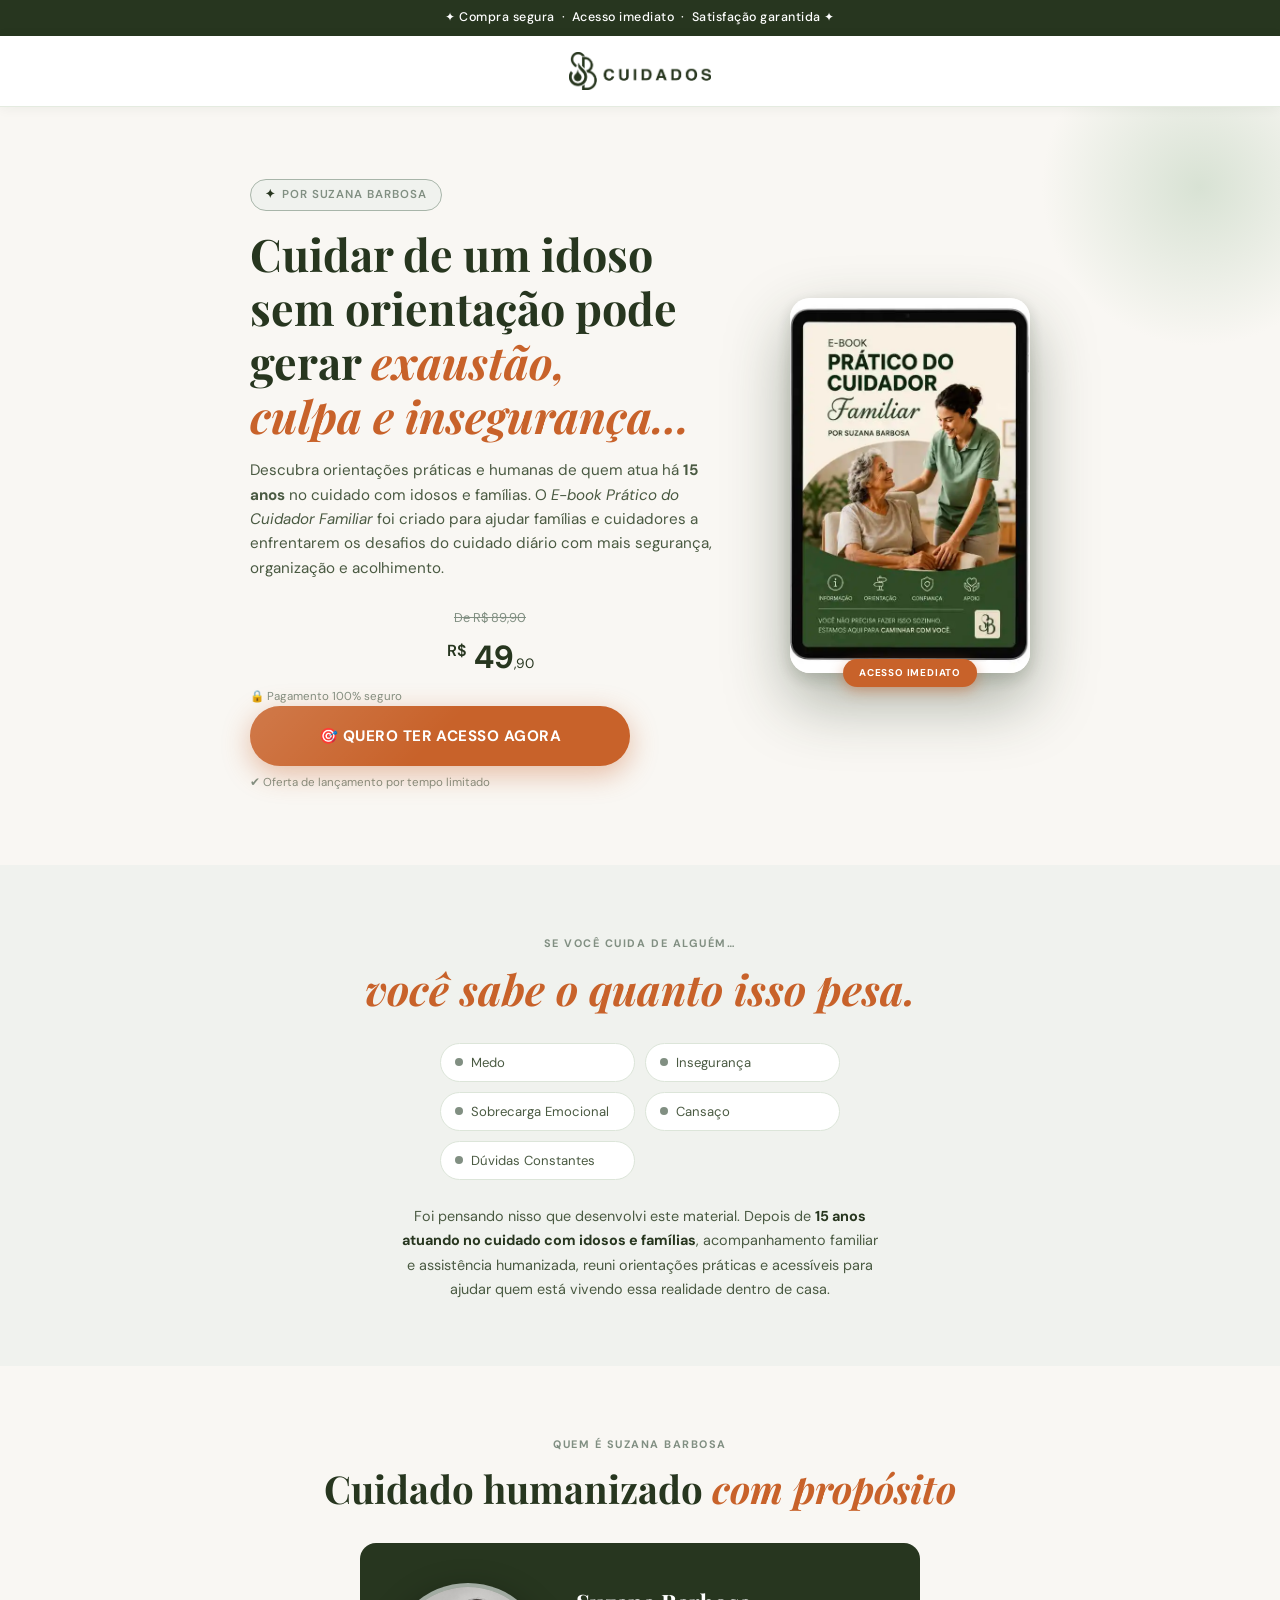
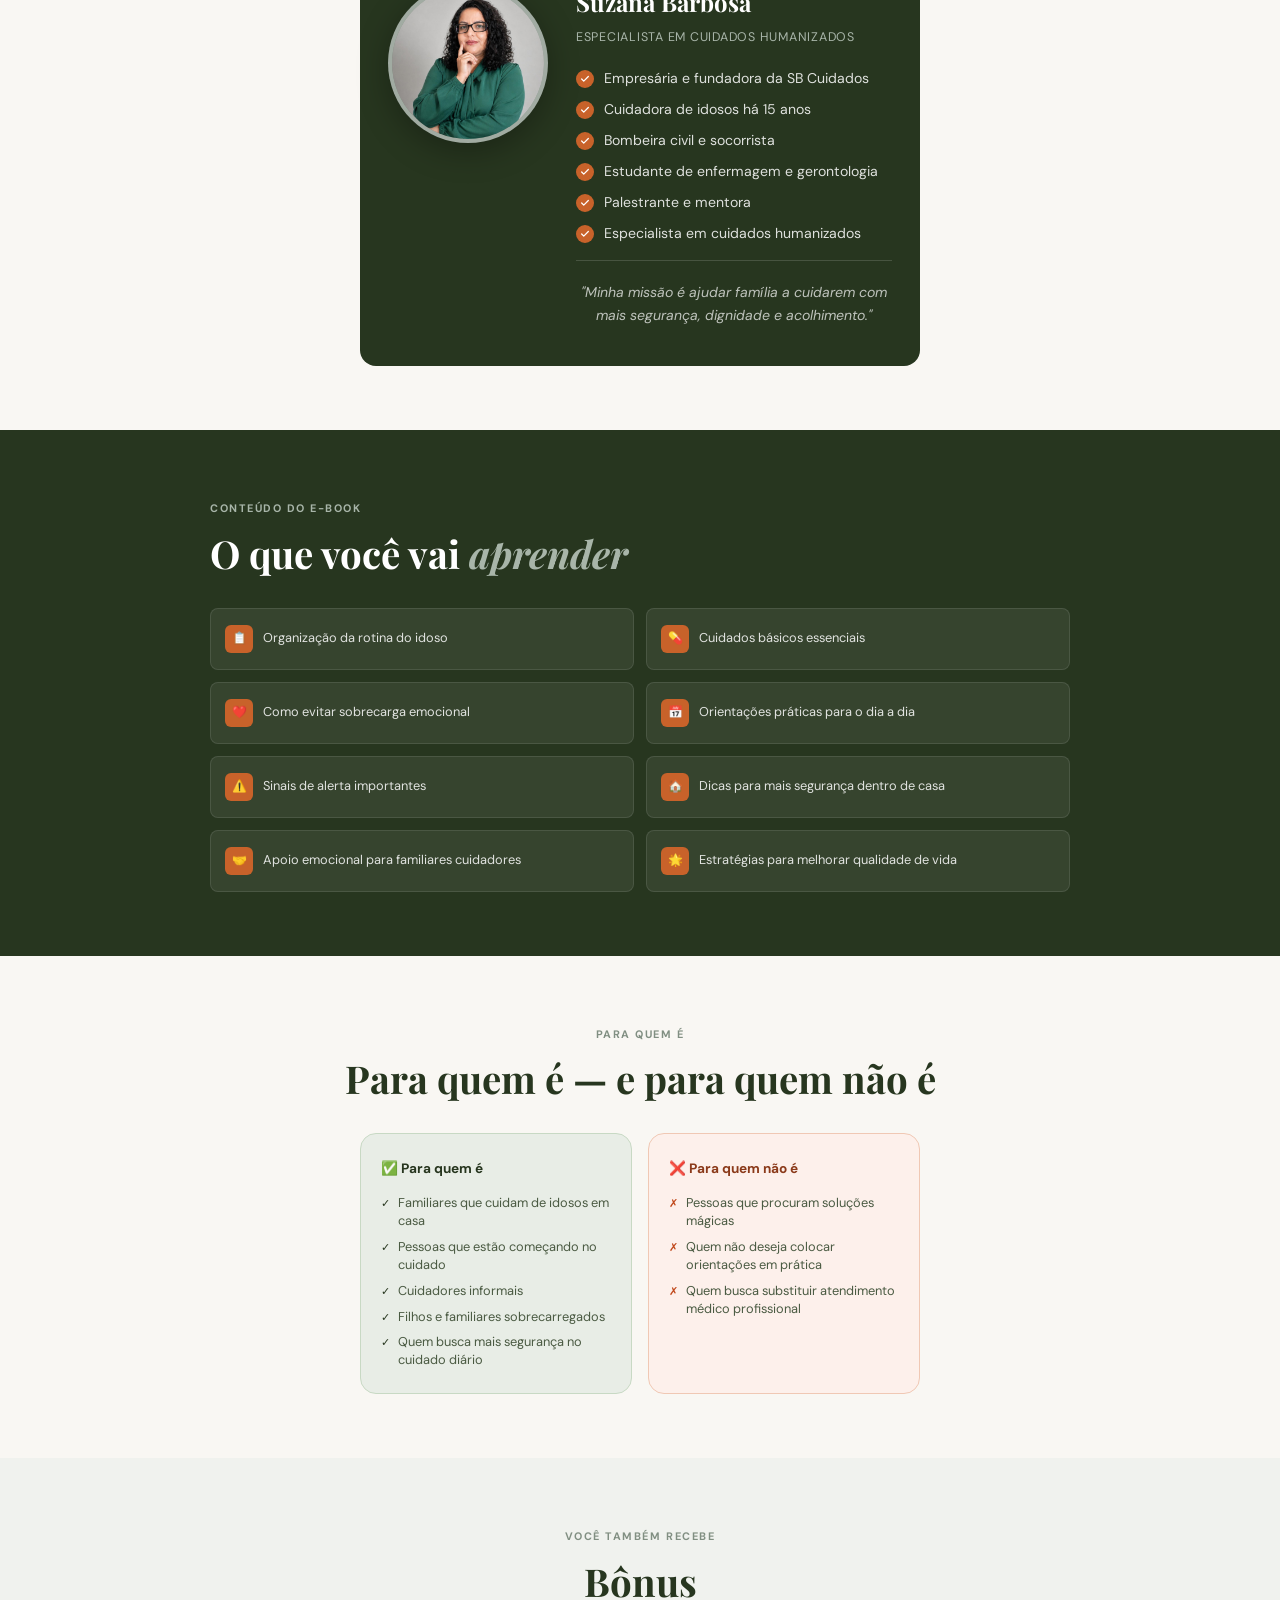
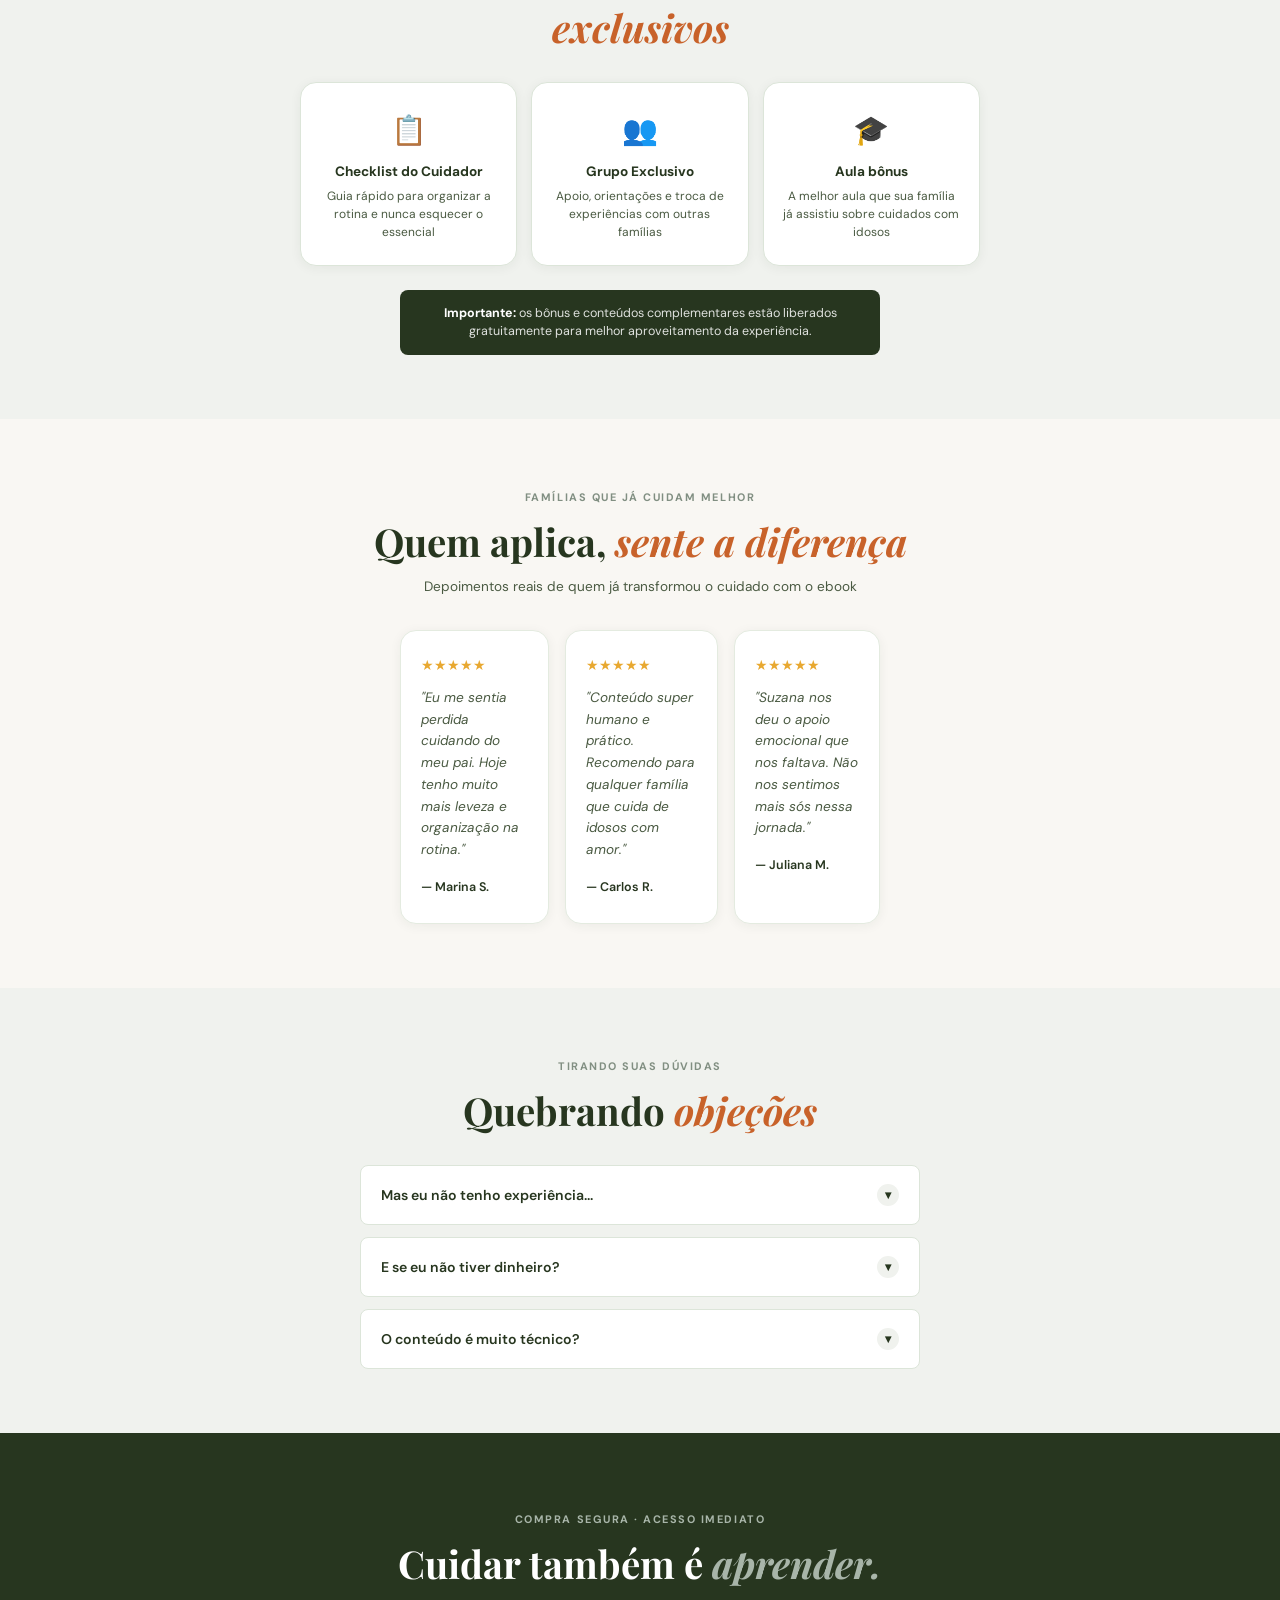
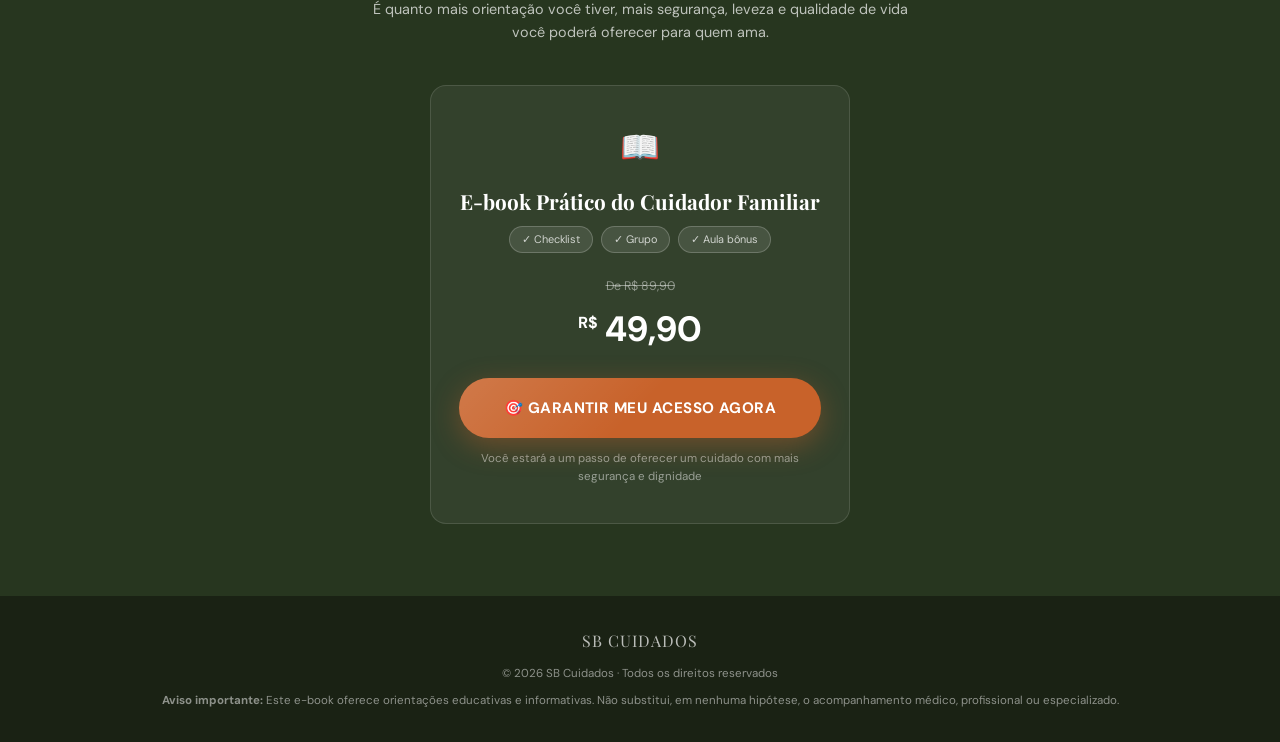
<file: ebookcuidadorfamiliar/index.html>
<!DOCTYPE html>
<html lang="pt-BR">
<head>
<meta charset="UTF-8">
<meta name="viewport" content="width=device-width, initial-scale=1.0">
<meta name="description" content="E-book Prático do Cuidador Familiar - Orientações práticas e humanas para cuidar de idosos com segurança, leveza e qualidade de vida.">
<title>Cuidador Familiar | SB Cuidados</title>
<link rel="preconnect" href="https://fonts.googleapis.com">
<link href="https://fonts.googleapis.com/css2?family=Playfair+Display:ital,wght@0,400;0,700;1,400;1,600&family=DM+Sans:wght@300;400;500;600&display=swap" rel="stylesheet">
<style>
  :root {
    --verde-escuro: #27361F;
    --verde-medio: #3d5230;
    --verde-sage: #818F82;
    --verde-sage-light: #a8b5a9;
    --verde-bg: #f0f2ee;
    --verde-bg2: #e8ede6;
    --laranja: #c8622a;
    --laranja-light: #d97a42;
    --creme: #f9f7f3;
    --branco: #ffffff;
    --texto-escuro: #1a2214;
    --texto-medio: #4a5a42;
    --radius: 16px;
    --radius-sm: 8px;
  }

  *, *::before, *::after { box-sizing: border-box; margin: 0; padding: 0; }

  html { scroll-behavior: smooth; }

  body {
    font-family: 'DM Sans', Helvetica, Arial, sans-serif;
    background: var(--creme);
    color: var(--texto-escuro);
    line-height: 1.6;
    -webkit-font-smoothing: antialiased;
  }

  img { max-width: 100%; height: auto; display: block; }

  /* ── TOPBAR ── */
  .topbar {
    background: var(--verde-escuro);
    color: #fff;
    text-align: center;
    font-size: 0.78rem;
    padding: 8px 16px;
    letter-spacing: 0.04em;
    font-weight: 500;
  }

  /* ── HERO ── */
  .hero {
    background: var(--creme);
    padding: 48px 24px 56px;
    display: flex;
    flex-direction: column;
    align-items: center;
    gap: 36px;
    position: relative;
    overflow: hidden;
  }

  .hero::before {
    content: '';
    position: absolute;
    top: -80px; right: -80px;
    width: 320px; height: 320px;
    border-radius: 50%;
    background: radial-gradient(circle, #d8e2d4 0%, transparent 70%);
    pointer-events: none;
  }

  .hero-badge {
    display: inline-flex;
    align-items: center;
    gap: 6px;
    background: var(--verde-bg);
    color: var(--verde-escuro);
    font-size: 0.72rem;
    font-weight: 600;
    letter-spacing: 0.08em;
    text-transform: uppercase;
    padding: 6px 14px;
    border-radius: 40px;
    border: 1px solid var(--verde-sage-light);
  }

  .hero-badge span { color: var(--verde-sage); }

  .hero-content { text-align: center; }

  .hero-title {
    font-family: 'Playfair Display', Georgia, serif;
    font-size: clamp(1.9rem, 6vw, 2.8rem);
    font-weight: 700;
    line-height: 1.2;
    color: var(--verde-escuro);
    margin-bottom: 16px;
  }

  .hero-title em {
    font-style: italic;
    color: var(--laranja);
  }

  .hero-desc {
    font-size: 0.95rem;
    color: var(--texto-medio);
    margin-bottom: 28px;
    max-width: 480px;
    margin-left: auto;
    margin-right: auto;
  }

  /* book mockup */
  .hero-book {
    width: min(240px, 62vw);
    background: transparent;
    border-radius: 20px;
    padding: 0;
    position: relative;
    box-shadow: 0 28px 64px rgba(39,54,31,0.38), 0 6px 16px rgba(39,54,31,0.18);
    flex-shrink: 0;
  }

  .hero-book::before { display: none; }

  .hero-book img.cover {
    width: 100%;
    border-radius: 20px;
    display: block;
  }

  .hero-book .book-tag,
  .hero-book .book-title,
  .hero-book .book-icon,
  .hero-book .book-subtitle { display: none; }

  .book-access-badge {
    position: absolute;
    bottom: -14px;
    left: 50%;
    transform: translateX(-50%);
    background: var(--laranja);
    color: #fff;
    font-size: 0.62rem;
    font-weight: 700;
    letter-spacing: 0.08em;
    text-transform: uppercase;
    padding: 6px 16px;
    border-radius: 20px;
    white-space: nowrap;
    box-shadow: 0 4px 14px rgba(200,98,42,0.45);
  }

  /* price area */
  .price-block {
    text-align: center;
    margin-top: 8px;
  }

  .price-old {
    font-size: 0.8rem;
    color: var(--verde-sage);
    text-decoration: line-through;
    margin-bottom: 4px;
  }

  .price-new {
    font-size: 2rem;
    font-weight: 700;
    color: var(--verde-escuro);
  }

  .price-new strong { font-size: 1rem; vertical-align: super; font-weight: 600; }
  .price-new span { font-size: 0.85rem; font-weight: 400; }

  .price-note {
    font-size: 0.72rem;
    color: var(--verde-sage);
    margin-top: 4px;
    display: flex;
    align-items: center;
    justify-content: center;
    gap: 4px;
  }

  /* CTA Button */
  .btn-cta {
    display: block;
    width: 100%;
    max-width: 380px;
    margin: 0 auto;
    background: var(--laranja);
    color: #fff;
    text-decoration: none;
    text-align: center;
    font-weight: 700;
    font-size: 0.95rem;
    letter-spacing: 0.03em;
    padding: 18px 24px;
    border-radius: 50px;
    border: none;
    cursor: pointer;
    box-shadow: 0 8px 28px rgba(200,98,42,0.4);
    transition: transform 0.2s, box-shadow 0.2s, background 0.2s;
    position: relative;
    overflow: hidden;
  }

  .btn-cta::after {
    content: '';
    position: absolute;
    inset: 0;
    background: linear-gradient(135deg, rgba(255,255,255,0.15) 0%, transparent 50%);
    pointer-events: none;
  }

  .btn-cta:hover { transform: translateY(-2px); box-shadow: 0 12px 36px rgba(200,98,42,0.5); background: #d96f35; }
  .btn-cta:active { transform: translateY(0); }

  .guarantee {
    display: flex;
    align-items: center;
    justify-content: center;
    gap: 6px;
    font-size: 0.72rem;
    color: var(--verde-sage);
    margin-top: 10px;
  }

  /* ── SECTION BASE ── */
  section { padding: 64px 24px; }

  .section-label {
    display: inline-block;
    font-size: 0.68rem;
    font-weight: 700;
    letter-spacing: 0.14em;
    text-transform: uppercase;
    color: var(--verde-sage);
    margin-bottom: 12px;
  }

  .section-title {
    font-family: 'Playfair Display', serif;
    font-size: clamp(1.6rem, 5vw, 2.4rem);
    line-height: 1.2;
    color: var(--verde-escuro);
    margin-bottom: 12px;
  }

  .section-title em {
    font-style: italic;
    color: var(--laranja);
  }

  .section-sub {
    font-size: 0.9rem;
    color: var(--texto-medio);
    max-width: 560px;
  }

  /* ── EMPATHY ── */
  .empathy {
    background: var(--verde-bg);
    text-align: center;
  }

  .empathy .section-title em {
    font-style: italic;
    color: var(--laranja);
    display: block;
    font-size: 1.1em;
  }

  .empathy-feelings {
    display: grid;
    grid-template-columns: 1fr 1fr;
    gap: 10px;
    max-width: 400px;
    margin: 28px auto 24px;
    text-align: left;
  }

  .feeling-tag {
    display: flex;
    align-items: center;
    gap: 8px;
    background: #fff;
    border: 1px solid #dce5d9;
    border-radius: 40px;
    padding: 8px 14px;
    font-size: 0.82rem;
    color: var(--texto-medio);
  }

  .feeling-tag .dot {
    width: 8px; height: 8px;
    background: var(--verde-sage);
    border-radius: 50%;
    flex-shrink: 0;
  }

  .empathy-text {
    font-size: 0.9rem;
    color: var(--texto-medio);
    max-width: 480px;
    margin: 0 auto;
    line-height: 1.7;
  }

  .empathy-text strong { color: var(--verde-escuro); }

  /* ── AUTHOR ── */
  .author {
    background: var(--creme);
  }

  .author-card {
    background: var(--verde-escuro);
    border-radius: var(--radius);
    padding: 40px 28px;
    color: #fff;
    display: flex;
    flex-direction: column;
    align-items: center;
    gap: 28px;
    max-width: 560px;
    margin: 0 auto;
  }

  .author-avatar {
    width: 160px; height: 160px;
    border-radius: 50%;
    background: var(--verde-sage);
    flex-shrink: 0;
    border: 4px solid rgba(255,255,255,0.25);
    overflow: hidden;
    box-shadow: 0 8px 32px rgba(0,0,0,0.3);
  }

  .author-avatar img {
    width: 100%;
    height: 100%;
    object-fit: cover;
    object-position: center top;
  }

  .author-info { text-align: center; }

  .author-name {
    font-family: 'Playfair Display', serif;
    font-size: 1.5rem;
    font-weight: 700;
    margin-bottom: 6px;
  }

  .author-title {
    font-size: 0.78rem;
    color: var(--verde-sage-light);
    letter-spacing: 0.06em;
    text-transform: uppercase;
    margin-bottom: 20px;
  }

  .author-bullets {
    list-style: none;
    text-align: left;
    display: flex;
    flex-direction: column;
    gap: 10px;
  }

  .author-bullets li {
    display: flex;
    align-items: flex-start;
    gap: 10px;
    font-size: 0.88rem;
    color: rgba(255,255,255,0.85);
    line-height: 1.5;
  }

  .author-bullets li::before {
    content: '';
    width: 18px; height: 18px;
    border-radius: 50%;
    background: var(--laranja);
    flex-shrink: 0;
    margin-top: 2px;
    display: flex;
    align-items: center;
    justify-content: center;
    background-image: url("data:image/svg+xml,%3Csvg xmlns='http://www.w3.org/2000/svg' width='10' height='10' viewBox='0 0 24 24' fill='none' stroke='white' stroke-width='3' stroke-linecap='round' stroke-linejoin='round'%3E%3Cpolyline points='20 6 9 17 4 12'%3E%3C/polyline%3E%3C/svg%3E");
    background-repeat: no-repeat;
    background-position: center;
    background-size: 10px;
  }

  .author-quote {
    border-top: 1px solid rgba(255,255,255,0.15);
    padding-top: 20px;
    font-style: italic;
    font-size: 0.88rem;
    color: rgba(255,255,255,0.7);
    line-height: 1.6;
    text-align: center;
  }

  /* ── CONTENTS ── */
  .contents {
    background: var(--verde-escuro);
    color: #fff;
    text-align: left;
  }

  .contents .section-label { color: var(--verde-sage-light); }
  .contents .section-title { color: #fff; }
  .contents .section-title em { color: var(--verde-sage-light); }

  .contents-grid {
    display: grid;
    grid-template-columns: 1fr 1fr;
    gap: 12px;
    margin-top: 32px;
    max-width: 860px;
    margin-left: auto;
    margin-right: auto;
  }

  .content-item {
    background: rgba(255,255,255,0.07);
    border: 1px solid rgba(255,255,255,0.1);
    border-radius: var(--radius-sm);
    padding: 16px 14px;
    display: flex;
    align-items: center;
    gap: 10px;
  }

  .content-item .icon {
    width: 28px; height: 28px;
    background: var(--laranja);
    border-radius: 6px;
    flex-shrink: 0;
    display: flex;
    align-items: center;
    justify-content: center;
    font-size: 0.75rem;
    color: #fff;
    font-weight: 700;
  }

  .content-item p {
    font-size: 0.8rem;
    color: rgba(255,255,255,0.85);
    line-height: 1.45;
  }

  /* ── FOR WHOM ── */
  .forwhom {
    background: var(--creme);
  }

  .forwhom-grid {
    display: grid;
    grid-template-columns: 1fr;
    gap: 16px;
    margin-top: 32px;
  }

  .forwhom-card {
    border-radius: var(--radius);
    padding: 24px 20px;
  }

  .forwhom-card.yes {
    background: var(--verde-bg2);
    border: 1px solid #c8d9c4;
  }

  .forwhom-card.no {
    background: #fdf0eb;
    border: 1px solid #f0c8b4;
  }

  .forwhom-card h3 {
    font-size: 0.85rem;
    font-weight: 700;
    margin-bottom: 14px;
    display: flex;
    align-items: center;
    gap: 6px;
  }

  .forwhom-card.yes h3 { color: var(--verde-escuro); }
  .forwhom-card.no h3 { color: #8b3a1a; }

  .forwhom-list {
    list-style: none;
    display: flex;
    flex-direction: column;
    gap: 8px;
  }

  .forwhom-list li {
    font-size: 0.8rem;
    color: var(--texto-medio);
    line-height: 1.4;
    display: flex;
    align-items: flex-start;
    gap: 8px;
  }

  .forwhom-list li .mark {
    font-size: 0.7rem;
    margin-top: 2px;
    flex-shrink: 0;
  }

  .forwhom-card.yes .mark { color: var(--verde-escuro); }
  .forwhom-card.no .mark { color: #c0471a; }

  /* ── BONUS ── */
  .bonus {
    background: var(--verde-bg);
    text-align: center;
  }

  .bonus .section-title em { display: block; color: var(--laranja); }

  .bonus-grid {
    display: grid;
    grid-template-columns: 1fr;
    gap: 14px;
    margin-top: 32px;
    max-width: 680px;
    margin-left: auto;
    margin-right: auto;
  }

  .bonus-card {
    background: #fff;
    border-radius: var(--radius);
    padding: 24px 18px;
    text-align: center;
    border: 1px solid #dce5d9;
    box-shadow: 0 2px 12px rgba(39,54,31,0.06);
  }

  .bonus-icon {
    font-size: 1.8rem;
    margin-bottom: 10px;
  }

  .bonus-card h4 {
    font-size: 0.85rem;
    font-weight: 700;
    color: var(--verde-escuro);
    margin-bottom: 6px;
    line-height: 1.3;
  }

  .bonus-card p {
    font-size: 0.75rem;
    color: var(--texto-medio);
    line-height: 1.5;
  }

  .bonus-note {
    margin-top: 24px;
    background: var(--verde-escuro);
    color: rgba(255,255,255,0.85);
    border-radius: var(--radius-sm);
    padding: 14px 20px;
    font-size: 0.78rem;
    max-width: 480px;
    margin-left: auto;
    margin-right: auto;
    line-height: 1.5;
  }

  .bonus-note strong { color: #fff; }

  /* ── TESTIMONIALS ── */
  .testimonials {
    background: var(--creme);
    text-align: center;
  }

  .testimonials-subtitle {
    font-size: 0.85rem;
    color: var(--texto-medio);
    margin-bottom: 32px;
  }

  .testimonials-grid {
    display: flex;
    flex-direction: column;
    gap: 16px;
    max-width: 480px;
    margin: 0 auto;
  }

  .testimonial {
    background: #fff;
    border-radius: var(--radius);
    padding: 24px 20px;
    text-align: left;
    border: 1px solid #e4ebe0;
    box-shadow: 0 2px 12px rgba(39,54,31,0.06);
  }

  .stars {
    color: #e8a830;
    font-size: 0.85rem;
    margin-bottom: 10px;
  }

  .testimonial p {
    font-size: 0.85rem;
    color: var(--texto-medio);
    line-height: 1.6;
    margin-bottom: 12px;
    font-style: italic;
  }

  .testimonial-author {
    font-size: 0.78rem;
    font-weight: 600;
    color: var(--verde-escuro);
  }

  /* ── FAQ ── */
  .faq {
    background: var(--verde-bg);
    text-align: center;
  }

  .faq .section-title em { color: var(--laranja); }

  .faq-list {
    margin-top: 32px;
    max-width: 560px;
    margin-left: auto;
    margin-right: auto;
    display: flex;
    flex-direction: column;
    gap: 12px;
    text-align: left;
  }

  .faq-item {
    background: #fff;
    border-radius: var(--radius-sm);
    border: 1px solid #dce5d9;
    overflow: hidden;
  }

  .faq-question {
    width: 100%;
    background: none;
    border: none;
    padding: 18px 20px;
    display: flex;
    justify-content: space-between;
    align-items: center;
    cursor: pointer;
    font-family: inherit;
    font-size: 0.88rem;
    font-weight: 600;
    color: var(--verde-escuro);
    text-align: left;
    gap: 12px;
  }

  .faq-arrow {
    width: 22px; height: 22px;
    background: var(--verde-bg);
    border-radius: 50%;
    display: flex;
    align-items: center;
    justify-content: center;
    flex-shrink: 0;
    transition: transform 0.3s, background 0.3s;
    color: var(--verde-escuro);
    font-size: 0.75rem;
  }

  .faq-item.open .faq-arrow {
    transform: rotate(180deg);
    background: var(--verde-escuro);
    color: #fff;
  }

  .faq-answer {
    max-height: 0;
    overflow: hidden;
    transition: max-height 0.35s ease;
  }

  .faq-answer-inner {
    padding: 0 20px 18px;
    font-size: 0.84rem;
    color: var(--texto-medio);
    line-height: 1.65;
  }

  /* ── CTA FINAL ── */
  .cta-final {
    background: var(--verde-escuro);
    color: #fff;
    text-align: center;
    padding: 72px 24px;
  }

  .cta-final .section-label { color: var(--verde-sage-light); }
  .cta-final .section-title { color: #fff; }
  .cta-final .section-title em { color: var(--verde-sage-light); }

  .cta-final .section-sub { color: rgba(255,255,255,0.7); margin: 0 auto 40px; }

  .cta-box {
    background: rgba(255,255,255,0.06);
    border: 1px solid rgba(255,255,255,0.12);
    border-radius: var(--radius);
    padding: 36px 28px;
    max-width: 420px;
    margin: 0 auto;
  }

  .cta-box-icon {
    font-size: 2rem;
    margin-bottom: 12px;
  }

  .cta-box h3 {
    font-family: 'Playfair Display', serif;
    font-size: 1.3rem;
    margin-bottom: 6px;
  }

  .cta-tags {
    display: flex;
    gap: 8px;
    justify-content: center;
    flex-wrap: wrap;
    margin-bottom: 24px;
    margin-top: 8px;
  }

  .cta-tag {
    font-size: 0.68rem;
    background: rgba(255,255,255,0.1);
    border: 1px solid rgba(255,255,255,0.2);
    color: rgba(255,255,255,0.75);
    padding: 4px 12px;
    border-radius: 20px;
  }

  .cta-price-old {
    font-size: 0.78rem;
    color: rgba(255,255,255,0.45);
    text-decoration: line-through;
    margin-bottom: 4px;
  }

  .cta-price-new {
    font-size: 2.2rem;
    font-weight: 700;
    margin-bottom: 20px;
  }

  .cta-price-new sup { font-size: 1rem; vertical-align: super; }

  /* ── FOOTER ── */
  footer {
    background: var(--texto-escuro);
    color: rgba(255,255,255,0.5);
    text-align: center;
    padding: 32px 24px;
    font-size: 0.72rem;
    line-height: 1.6;
  }

  footer .footer-logo {
    font-family: 'Playfair Display', serif;
    font-size: 1rem;
    color: rgba(255,255,255,0.7);
    margin-bottom: 12px;
    letter-spacing: 0.06em;
  }

  /* ── SB LOGO SVG ── */
  .sb-logo {
    display: inline-flex;
    align-items: center;
    gap: 10px;
    text-decoration: none;
    padding: 16px 24px;
  }

  .sb-logo-text {
    font-family: 'DM Sans', Helvetica, sans-serif;
    font-size: 0.85rem;
    font-weight: 600;
    letter-spacing: 0.28em;
    color: var(--verde-escuro);
  }

  .nav-bar {
    background: #fff;
    border-bottom: 1px solid #e4ebe0;
    display: flex;
    justify-content: center;
    align-items: center;
    position: sticky;
    top: 0;
    z-index: 100;
    box-shadow: 0 1px 12px rgba(39,54,31,0.06);
  }

  /* ── DIVIDERS ── */
  .wave-divider {
    width: 100%;
    overflow: hidden;
    line-height: 0;
  }

  .wave-divider svg { display: block; width: 100%; }

  /* ── UTILITY ── */
  .center { text-align: center; }

  .mt-8 { margin-top: 8px; }
  .mt-16 { margin-top: 16px; }
  .mt-24 { margin-top: 24px; }
  .mt-32 { margin-top: 32px; }

  /* ── ANIMATIONS ── */
  @keyframes fadeUp {
    from { opacity: 0; transform: translateY(24px); }
    to { opacity: 1; transform: translateY(0); }
  }

  .animate { animation: fadeUp 0.6s ease forwards; }
  .delay-1 { animation-delay: 0.15s; }
  .delay-2 { animation-delay: 0.3s; }
  .delay-3 { animation-delay: 0.45s; }

  /* ── RESPONSIVE ── */
  @media (min-width: 600px) {
    .hero {
      flex-direction: row;
      align-items: center;
      justify-content: center;
      padding: 72px 48px;
      gap: 60px;
    }
    .hero-content { text-align: left; }
    .hero-content .btn-cta { margin: 0; }
    .hero-content .price-note { justify-content: flex-start; }
    .hero-content .guarantee { justify-content: flex-start; }

    .bonus-grid { grid-template-columns: repeat(3, 1fr); max-width: 680px; }
    .forwhom-grid { grid-template-columns: 1fr 1fr; max-width: 560px; margin: 32px auto 0; }
    .testimonials-grid { flex-direction: row; }
    .author-card { flex-direction: row; align-items: flex-start; text-align: left; }
    .author-info { text-align: left; }
    .author-bullets li { }
    .contents { padding-left: 48px; padding-right: 48px; }
  }
</style>
</head>
<body>

<!-- TOP BAR -->
<div class="topbar">✦ Compra segura &nbsp;·&nbsp; Acesso imediato &nbsp;·&nbsp; Satisfação garantida ✦</div>

<!-- NAV -->
<nav class="nav-bar">
  <a href="#" class="sb-logo"><img src="[data-uri]" alt="SB Cuidados" style="height:38px;width:auto;display:block;"></a>
</nav>

<!-- HERO -->
<section class="hero">
  <div class="hero-content animate">
    <div class="hero-badge">✦ <span>por Suzana Barbosa</span></div>

    <h1 class="hero-title mt-16">
      Cuidar de um idoso<br>
      sem orientação pode<br>
      gerar <em>exaustão,<br>culpa e insegurança…</em>
    </h1>

    <p class="hero-desc">
      Descubra orientações práticas e humanas de quem atua há <strong>15 anos</strong> no cuidado com idosos e famílias. O <em>E-book Prático do Cuidador Familiar</em> foi criado para ajudar famílias e cuidadores a enfrentarem os desafios do cuidado diário com mais segurança, organização e acolhimento.
    </p>

    <div class="price-block">
      <div class="price-old">De R$ 89,90</div>
      <div class="price-new"><strong>R$</strong> 49<span>,90</span></div>
      <div class="price-note">🔒 Pagamento 100% seguro</div>
    </div>

    <a href="#cta-final" class="btn-cta mt-16">🎯 QUERO TER ACESSO AGORA</a>
    <div class="guarantee mt-8">✔ Oferta de lançamento por tempo limitado</div>
  </div>

  <div class="hero-book animate delay-2">
    <img src="[data-uri]" alt="E-book Prático do Cuidador Familiar" class="cover">
    <div class="book-access-badge">ACESSO IMEDIATO</div>
  </div>
</section>

<!-- EMPATHY SECTION -->
<section class="empathy">
  <p class="section-label">Se você cuida de alguém…</p>
  <h2 class="section-title">
    <em>você sabe o quanto isso pesa.</em>
  </h2>

  <div class="empathy-feelings">
    <div class="feeling-tag"><span class="dot"></span> Medo</div>
    <div class="feeling-tag"><span class="dot"></span> Insegurança</div>
    <div class="feeling-tag"><span class="dot"></span> Sobrecarga Emocional</div>
    <div class="feeling-tag"><span class="dot"></span> Cansaço</div>
    <div class="feeling-tag"><span class="dot"></span> Dúvidas Constantes</div>
  </div>

  <p class="empathy-text">
    Foi pensando nisso que desenvolvi este material. Depois de <strong>15 anos atuando no cuidado com idosos e famílias</strong>, acompanhamento familiar e assistência humanizada, reuni orientações práticas e acessíveis para ajudar quem está vivendo essa realidade dentro de casa.
  </p>
</section>

<!-- AUTHOR -->
<section class="author">
  <div style="text-align:center; margin-bottom:32px;">
    <p class="section-label">Quem é Suzana Barbosa</p>
    <h2 class="section-title">Cuidado humanizado <em>com propósito</em></h2>
  </div>

  <div class="author-card">
    <div class="author-avatar">
      <img src="[data-uri]" alt="Suzana Barbosa">
    </div>
    <div class="author-info">
      <div class="author-name">Suzana Barbosa</div>
      <div class="author-title">Especialista em Cuidados Humanizados</div>
      <ul class="author-bullets">
        <li>Empresária e fundadora da SB Cuidados</li>
        <li>Cuidadora de idosos há 15 anos</li>
        <li>Bombeira civil e socorrista</li>
        <li>Estudante de enfermagem e gerontologia</li>
        <li>Palestrante e mentora</li>
        <li>Especialista em cuidados humanizados</li>
      </ul>
      <p class="author-quote mt-16">
        "Minha missão é ajudar família a cuidarem com mais segurança, dignidade e acolhimento."
      </p>
    </div>
  </div>
</section>

<!-- CONTENTS -->
<section class="contents">
  <div style="max-width:860px; margin:0 auto;">
  <p class="section-label">Conteúdo do E-book</p>
  <h2 class="section-title">O que você vai <em>aprender</em></h2>
  </div>

  <div class="contents-grid">
    <div class="content-item">
      <div class="icon">📋</div>
      <p>Organização da rotina do idoso</p>
    </div>
    <div class="content-item">
      <div class="icon">💊</div>
      <p>Cuidados básicos essenciais</p>
    </div>
    <div class="content-item">
      <div class="icon">❤️</div>
      <p>Como evitar sobrecarga emocional</p>
    </div>
    <div class="content-item">
      <div class="icon">📅</div>
      <p>Orientações práticas para o dia a dia</p>
    </div>
    <div class="content-item">
      <div class="icon">⚠️</div>
      <p>Sinais de alerta importantes</p>
    </div>
    <div class="content-item">
      <div class="icon">🏠</div>
      <p>Dicas para mais segurança dentro de casa</p>
    </div>
    <div class="content-item">
      <div class="icon">🤝</div>
      <p>Apoio emocional para familiares cuidadores</p>
    </div>
    <div class="content-item">
      <div class="icon">🌟</div>
      <p>Estratégias para melhorar qualidade de vida</p>
    </div>
  </div>
</section>

<!-- FOR WHOM -->
<section class="forwhom">
  <div style="text-align:center; margin-bottom:0;">
    <p class="section-label">Para quem é</p>
    <h2 class="section-title" style="margin-bottom:0;">Para quem é — e para quem não é</h2>
  </div>

  <div class="forwhom-grid">
    <div class="forwhom-card yes">
      <h3>✅ Para quem é</h3>
      <ul class="forwhom-list">
        <li><span class="mark">✓</span> Familiares que cuidam de idosos em casa</li>
        <li><span class="mark">✓</span> Pessoas que estão começando no cuidado</li>
        <li><span class="mark">✓</span> Cuidadores informais</li>
        <li><span class="mark">✓</span> Filhos e familiares sobrecarregados</li>
        <li><span class="mark">✓</span> Quem busca mais segurança no cuidado diário</li>
      </ul>
    </div>
    <div class="forwhom-card no">
      <h3>❌ Para quem não é</h3>
      <ul class="forwhom-list">
        <li><span class="mark">✗</span> Pessoas que procuram soluções mágicas</li>
        <li><span class="mark">✗</span> Quem não deseja colocar orientações em prática</li>
        <li><span class="mark">✗</span> Quem busca substituir atendimento médico profissional</li>
      </ul>
    </div>
  </div>
</section>

<!-- BONUS -->
<section class="bonus">
  <p class="section-label">Você também recebe</p>
  <h2 class="section-title">Bônus <em>exclusivos</em></h2>

  <div class="bonus-grid">
    <div class="bonus-card">
      <div class="bonus-icon">📋</div>
      <h4>Checklist do Cuidador</h4>
      <p>Guia rápido para organizar a rotina e nunca esquecer o essencial</p>
    </div>
    <div class="bonus-card">
      <div class="bonus-icon">👥</div>
      <h4>Grupo Exclusivo</h4>
      <p>Apoio, orientações e troca de experiências com outras famílias</p>
    </div>
    <div class="bonus-card">
      <div class="bonus-icon">🎓</div>
      <h4>Aula bônus</h4>
      <p>A melhor aula que sua família já assistiu sobre cuidados com idosos</p>
    </div>
  </div>

  <p class="bonus-note mt-24">
    <strong>Importante:</strong> os bônus e conteúdos complementares estão liberados gratuitamente para melhor aproveitamento da experiência.
  </p>
</section>

<!-- TESTIMONIALS -->
<section class="testimonials">
  <p class="section-label">Famílias que já cuidam melhor</p>
  <h2 class="section-title">Quem aplica, <em>sente a diferença</em></h2>
  <p class="testimonials-subtitle">Depoimentos reais de quem já transformou o cuidado com o ebook</p>

  <div class="testimonials-grid">
    <div class="testimonial">
      <div class="stars">★★★★★</div>
      <p>"Eu me sentia perdida cuidando do meu pai. Hoje tenho muito mais leveza e organização na rotina."</p>
      <span class="testimonial-author">— Marina S.</span>
    </div>
    <div class="testimonial">
      <div class="stars">★★★★★</div>
      <p>"Conteúdo super humano e prático. Recomendo para qualquer família que cuida de idosos com amor."</p>
      <span class="testimonial-author">— Carlos R.</span>
    </div>
    <div class="testimonial">
      <div class="stars">★★★★★</div>
      <p>"Suzana nos deu o apoio emocional que nos faltava. Não nos sentimos mais sós nessa jornada."</p>
      <span class="testimonial-author">— Juliana M.</span>
    </div>
  </div>
</section>

<!-- FAQ -->
<section class="faq">
  <p class="section-label">Tirando suas dúvidas</p>
  <h2 class="section-title">Quebrando <em>objeções</em></h2>

  <div class="faq-list">
    <div class="faq-item">
      <button class="faq-question" onclick="toggleFaq(this)">
        Mas eu não tenho experiência...
        <span class="faq-arrow">▾</span>
      </button>
      <div class="faq-answer">
        <div class="faq-answer-inner">
          Este e-book foi criado exatamente para quem está começando. As orientações são simples, práticas e escritas em linguagem acessível para qualquer familiar, sem precisar de formação na área da saúde.
        </div>
      </div>
    </div>
    <div class="faq-item">
      <button class="faq-question" onclick="toggleFaq(this)">
        E se eu não tiver dinheiro?
        <span class="faq-arrow">▾</span>
      </button>
      <div class="faq-answer">
        <div class="faq-answer-inner">
          Por apenas R$ 49,90 — menos do que uma consulta médica particular — você tem acesso a um material completo com orientações que podem evitar crises, hospitalizações desnecessárias e muito sofrimento emocional para toda a família.
        </div>
      </div>
    </div>
    <div class="faq-item">
      <button class="faq-question" onclick="toggleFaq(this)">
        O conteúdo é muito técnico?
        <span class="faq-arrow">▾</span>
      </button>
      <div class="faq-answer">
        <div class="faq-answer-inner">
          Não! O e-book foi escrito para familiares, não para profissionais de saúde. Tudo é explicado de forma simples, com exemplos práticos do dia a dia do cuidado em casa.
        </div>
      </div>
    </div>
  </div>
</section>

<!-- CTA FINAL -->
<section class="cta-final" id="cta-final">
  <p class="section-label">Compra segura · Acesso imediato</p>
  <h2 class="section-title">Cuidar também é <em>aprender.</em></h2>
  <p class="section-sub mt-16">
    É quanto mais orientação você tiver, mais segurança, leveza e qualidade de vida você poderá oferecer para quem ama.
  </p>

  <div class="cta-box mt-32">
    <div class="cta-box-icon">📖</div>
    <h3>E-book Prático do Cuidador Familiar</h3>
    <div class="cta-tags">
      <span class="cta-tag">✓ Checklist</span>
      <span class="cta-tag">✓ Grupo</span>
      <span class="cta-tag">✓ Aula bônus</span>
    </div>
    <div class="cta-price-old">De R$ 89,90</div>
    <div class="cta-price-new"><sup>R$</sup> 49,90</div>
    <a href="https://pay.kiwify.com.br/NaNNCnF" target="_blank" rel="noopener" class="btn-cta">🎯 GARANTIR MEU ACESSO AGORA</a>
    <p style="font-size:0.72rem; color:rgba(255,255,255,0.5); margin-top:12px;">Você estará a um passo de oferecer um cuidado com mais segurança e dignidade</p>
  </div>
</section>

<!-- FOOTER -->
<footer>
  <div class="footer-logo">SB CUIDADOS</div>
  <p>© 2026 SB Cuidados · Todos os direitos reservados</p>
  <p style="margin-top:8px;">
    <strong>Aviso importante:</strong> Este e-book oferece orientações educativas e informativas. Não substitui, em nenhuma hipótese, o acompanhamento médico, profissional ou especializado.
  </p>
</footer>

<script>
  function toggleFaq(btn) {
    const item = btn.closest('.faq-item');
    const answer = item.querySelector('.faq-answer');
    const isOpen = item.classList.contains('open');

    // close all
    document.querySelectorAll('.faq-item').forEach(el => {
      el.classList.remove('open');
      el.querySelector('.faq-answer').style.maxHeight = '0';
    });

    if (!isOpen) {
      item.classList.add('open');
      answer.style.maxHeight = answer.scrollHeight + 'px';
    }
  }

  // Intersection observer for animations
  const observer = new IntersectionObserver((entries) => {
    entries.forEach(e => {
      if (e.isIntersecting) {
        e.target.style.opacity = '1';
        e.target.style.transform = 'none';
      }
    });
  }, { threshold: 0.1 });

  document.querySelectorAll('.bonus-card, .content-item, .testimonial, .forwhom-card').forEach(el => {
    el.style.opacity = '0';
    el.style.transform = 'translateY(20px)';
    el.style.transition = 'opacity 0.5s ease, transform 0.5s ease';
    observer.observe(el);
  });
</script>
</body>
</html>
</file>
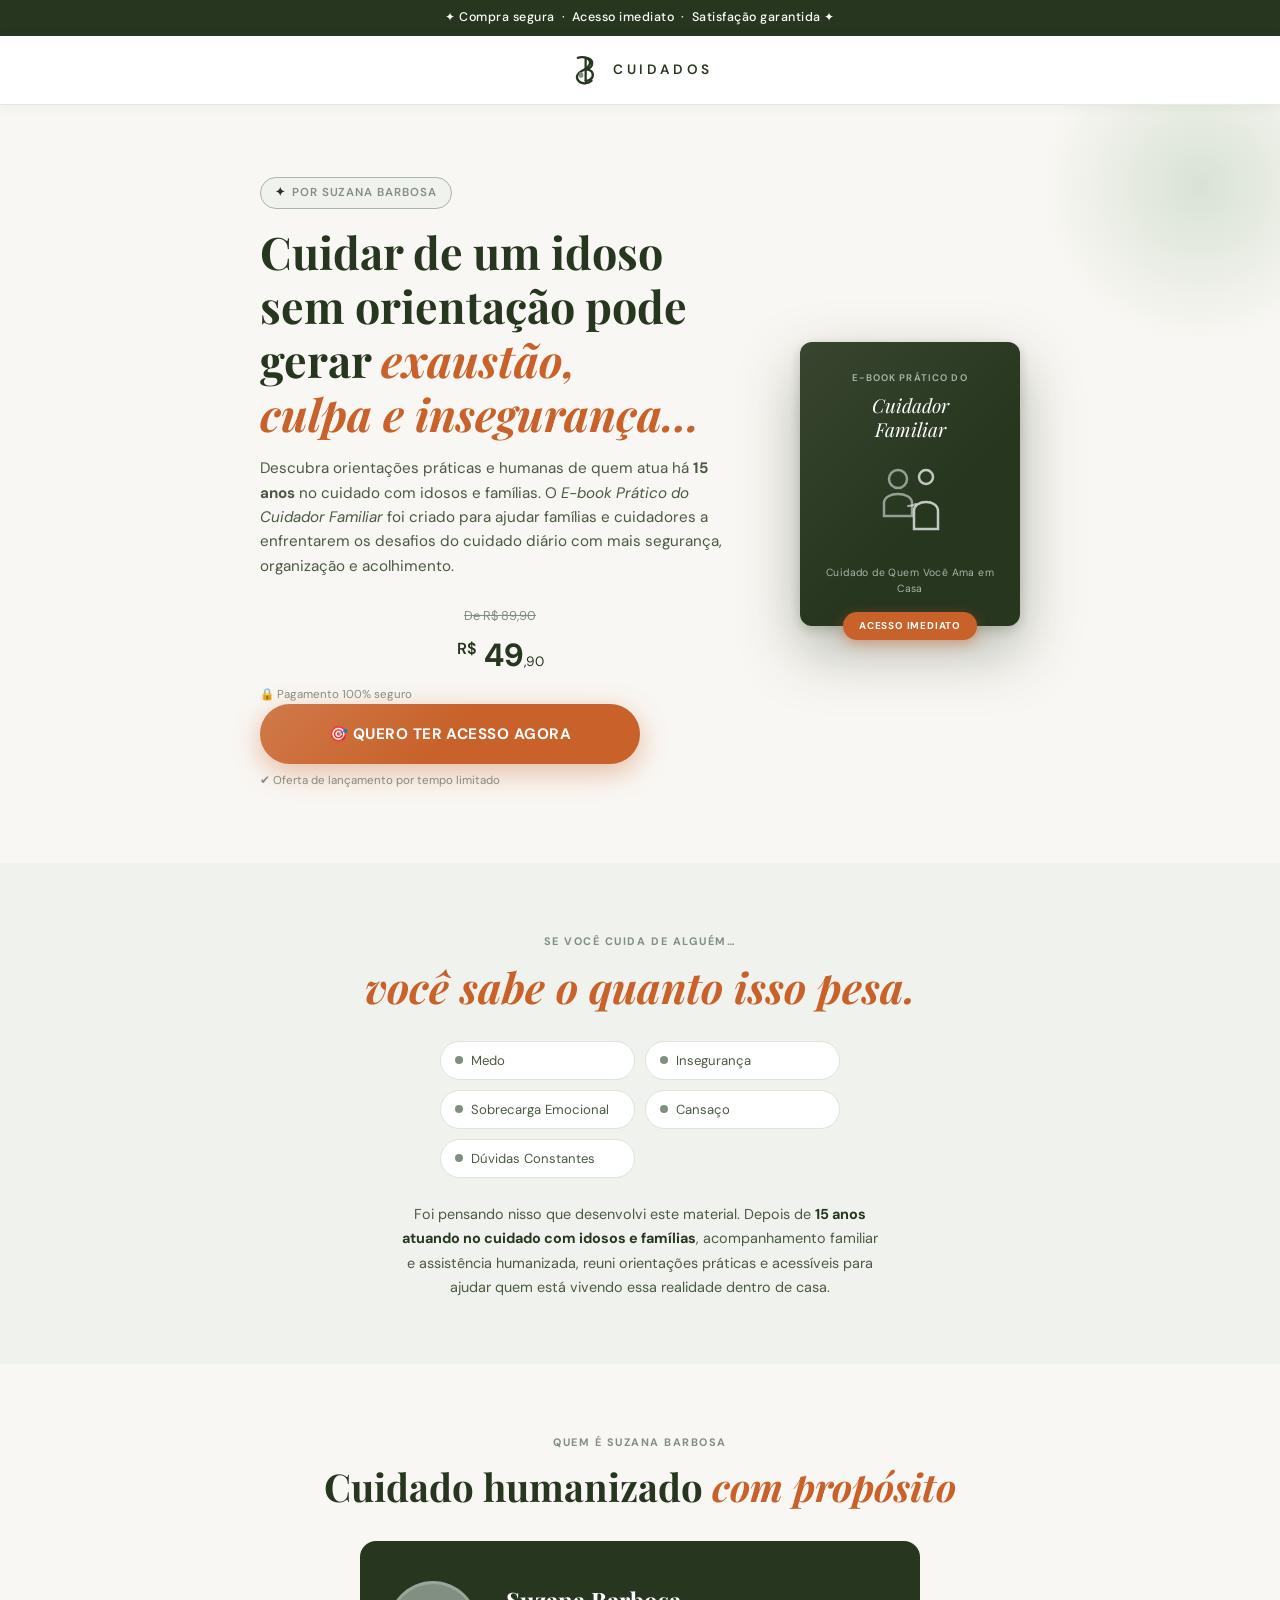
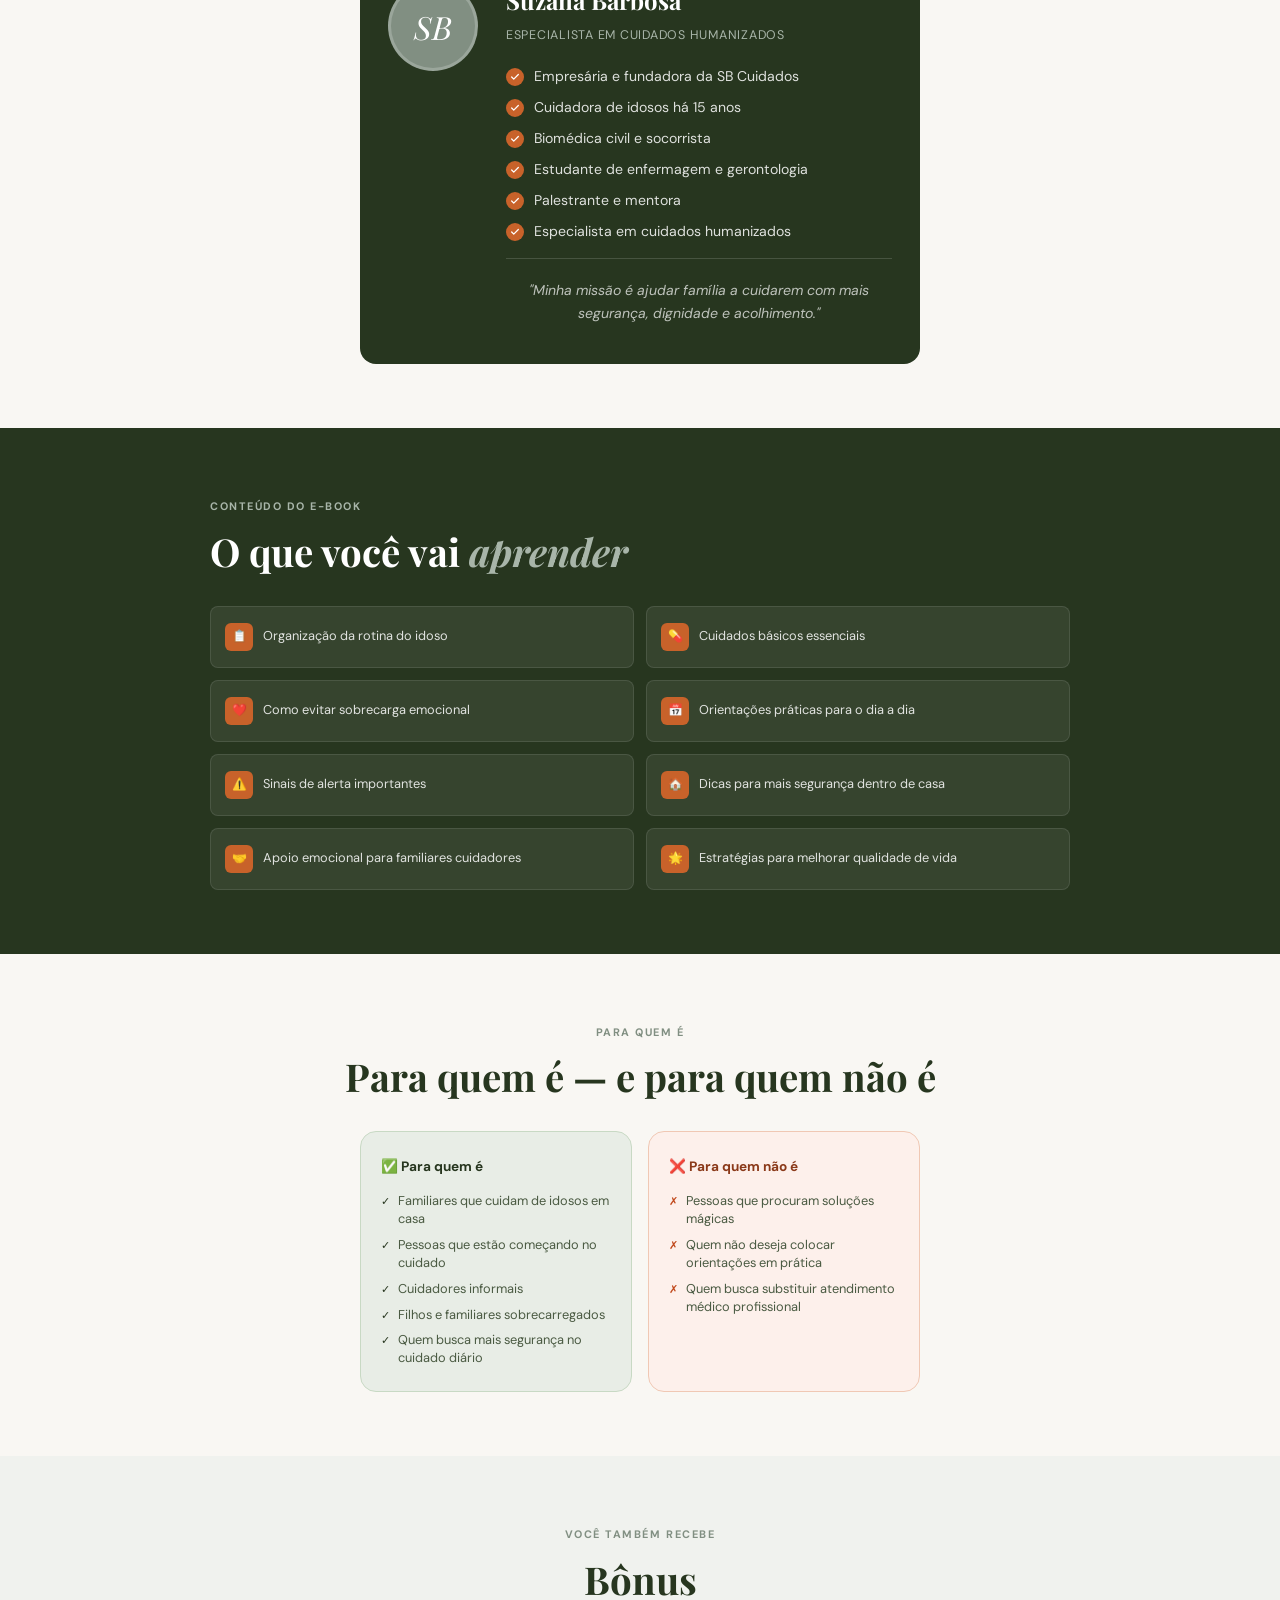
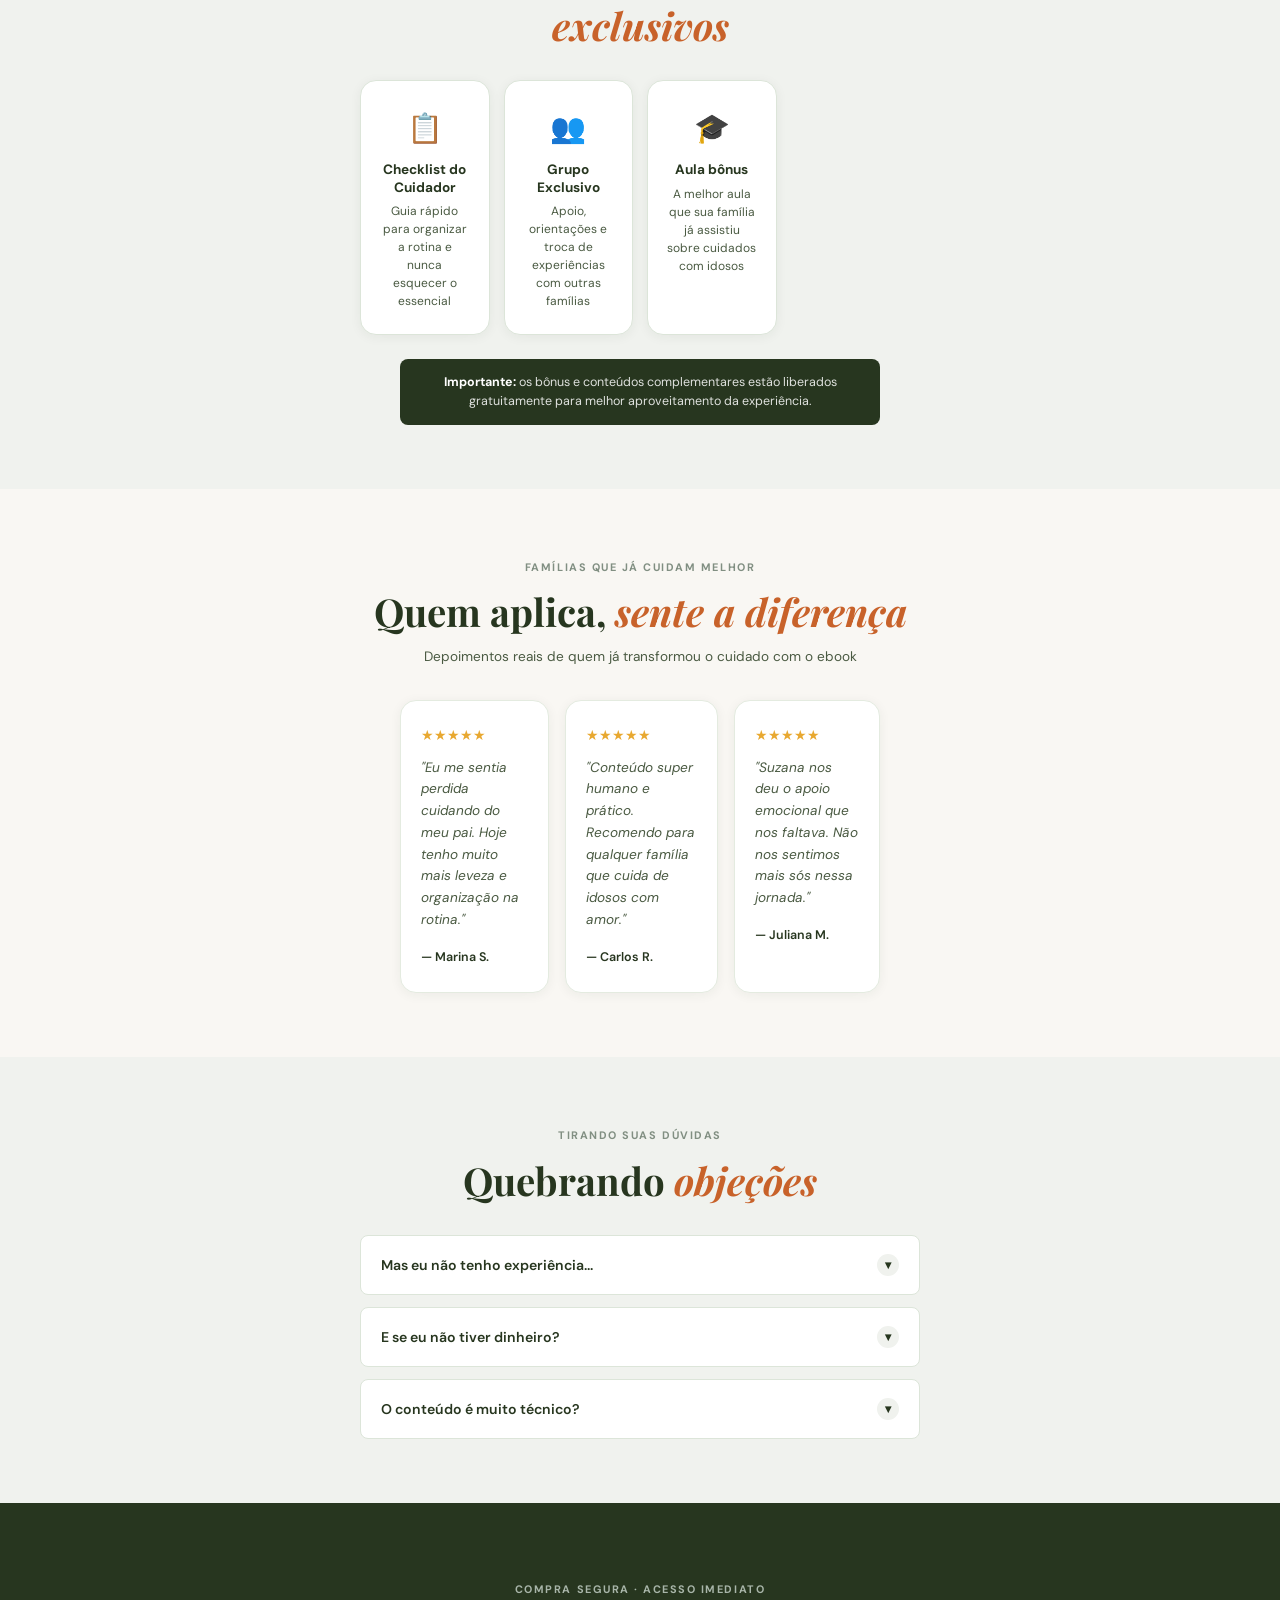
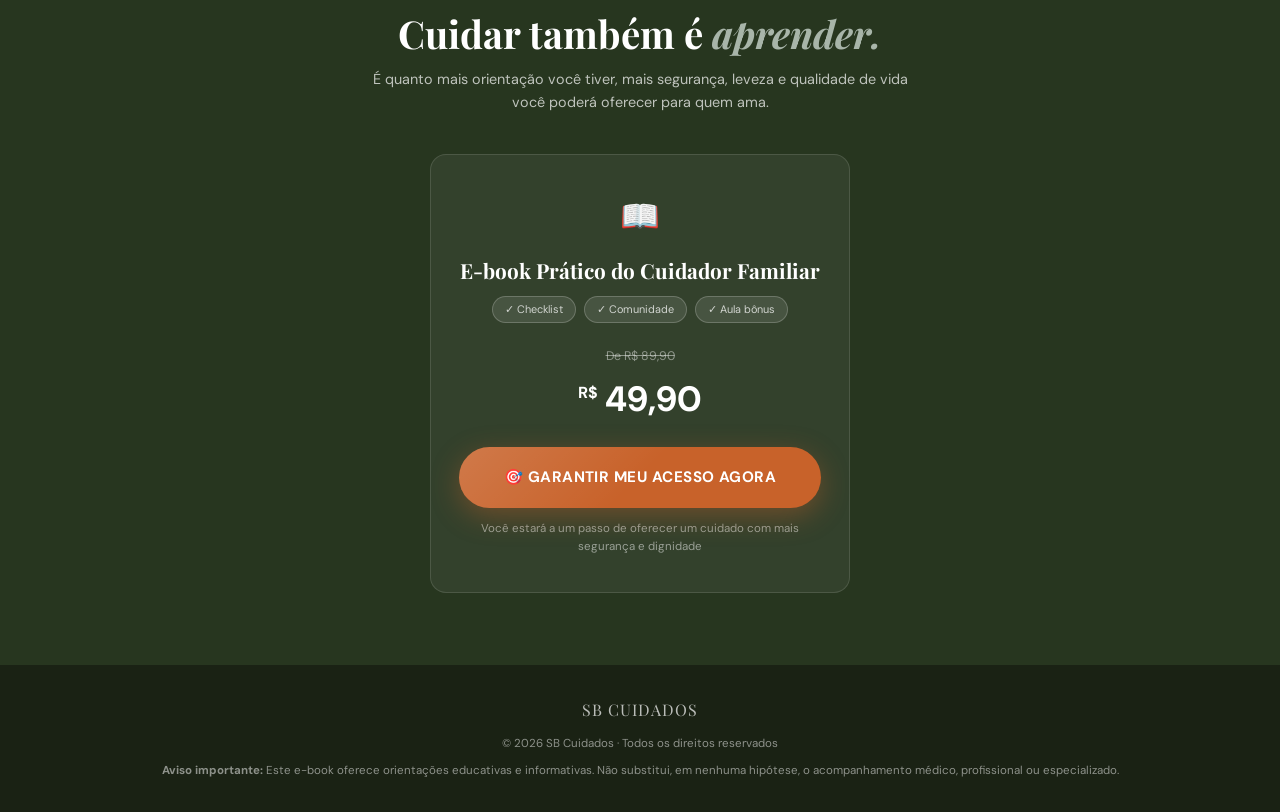
<file: cuidadorfamiliar.html>
<!DOCTYPE html>
<html lang="pt-BR">
<head>
<meta charset="UTF-8">
<meta name="viewport" content="width=device-width, initial-scale=1.0">
<meta name="description" content="E-book Prático do Cuidador Familiar - Orientações práticas e humanas para cuidar de idosos com segurança, leveza e qualidade de vida.">
<title>Cuidador Familiar | SB Cuidados</title>
<link rel="preconnect" href="https://fonts.googleapis.com">
<link href="https://fonts.googleapis.com/css2?family=Playfair+Display:ital,wght@0,400;0,700;1,400;1,600&family=DM+Sans:wght@300;400;500;600&display=swap" rel="stylesheet">
<style>
  :root {
    --verde-escuro: #27361F;
    --verde-medio: #3d5230;
    --verde-sage: #818F82;
    --verde-sage-light: #a8b5a9;
    --verde-bg: #f0f2ee;
    --verde-bg2: #e8ede6;
    --laranja: #c8622a;
    --laranja-light: #d97a42;
    --creme: #f9f7f3;
    --branco: #ffffff;
    --texto-escuro: #1a2214;
    --texto-medio: #4a5a42;
    --radius: 16px;
    --radius-sm: 8px;
  }

  *, *::before, *::after { box-sizing: border-box; margin: 0; padding: 0; }

  html { scroll-behavior: smooth; }

  body {
    font-family: 'DM Sans', Helvetica, Arial, sans-serif;
    background: var(--creme);
    color: var(--texto-escuro);
    line-height: 1.6;
    -webkit-font-smoothing: antialiased;
  }

  img { max-width: 100%; height: auto; display: block; }

  /* ── TOPBAR ── */
  .topbar {
    background: var(--verde-escuro);
    color: #fff;
    text-align: center;
    font-size: 0.78rem;
    padding: 8px 16px;
    letter-spacing: 0.04em;
    font-weight: 500;
  }

  /* ── HERO ── */
  .hero {
    background: var(--creme);
    padding: 48px 24px 56px;
    display: flex;
    flex-direction: column;
    align-items: center;
    gap: 36px;
    position: relative;
    overflow: hidden;
  }

  .hero::before {
    content: '';
    position: absolute;
    top: -80px; right: -80px;
    width: 320px; height: 320px;
    border-radius: 50%;
    background: radial-gradient(circle, #d8e2d4 0%, transparent 70%);
    pointer-events: none;
  }

  .hero-badge {
    display: inline-flex;
    align-items: center;
    gap: 6px;
    background: var(--verde-bg);
    color: var(--verde-escuro);
    font-size: 0.72rem;
    font-weight: 600;
    letter-spacing: 0.08em;
    text-transform: uppercase;
    padding: 6px 14px;
    border-radius: 40px;
    border: 1px solid var(--verde-sage-light);
  }

  .hero-badge span { color: var(--verde-sage); }

  .hero-content { text-align: center; }

  .hero-title {
    font-family: 'Playfair Display', Georgia, serif;
    font-size: clamp(1.9rem, 6vw, 2.8rem);
    font-weight: 700;
    line-height: 1.2;
    color: var(--verde-escuro);
    margin-bottom: 16px;
  }

  .hero-title em {
    font-style: italic;
    color: var(--laranja);
  }

  .hero-desc {
    font-size: 0.95rem;
    color: var(--texto-medio);
    margin-bottom: 28px;
    max-width: 480px;
    margin-left: auto;
    margin-right: auto;
  }

  /* book mockup */
  .hero-book {
    width: min(220px, 60vw);
    background: var(--verde-escuro);
    border-radius: 12px;
    padding: 28px 22px;
    text-align: center;
    color: #fff;
    position: relative;
    box-shadow: 0 24px 60px rgba(39,54,31,0.35), 0 4px 12px rgba(39,54,31,0.2);
    flex-shrink: 0;
  }

  .hero-book::before {
    content: '';
    position: absolute;
    inset: 0;
    border-radius: 12px;
    background: linear-gradient(135deg, rgba(255,255,255,0.08) 0%, transparent 60%);
    pointer-events: none;
  }

  .hero-book .book-tag {
    font-size: 0.6rem;
    letter-spacing: 0.12em;
    text-transform: uppercase;
    color: var(--verde-sage-light);
    margin-bottom: 8px;
    font-weight: 600;
  }

  .hero-book .book-title {
    font-family: 'Playfair Display', serif;
    font-size: 1.2rem;
    font-style: italic;
    line-height: 1.25;
    margin-bottom: 20px;
  }

  .hero-book .book-icon {
    width: 80px;
    height: 80px;
    margin: 0 auto 16px;
    opacity: 0.85;
  }

  .hero-book .book-subtitle {
    font-size: 0.65rem;
    color: var(--verde-sage-light);
    letter-spacing: 0.04em;
  }

  .book-access-badge {
    position: absolute;
    bottom: -14px;
    left: 50%;
    transform: translateX(-50%);
    background: var(--laranja);
    color: #fff;
    font-size: 0.62rem;
    font-weight: 700;
    letter-spacing: 0.08em;
    text-transform: uppercase;
    padding: 6px 16px;
    border-radius: 20px;
    white-space: nowrap;
    box-shadow: 0 4px 14px rgba(200,98,42,0.45);
  }

  /* price area */
  .price-block {
    text-align: center;
    margin-top: 8px;
  }

  .price-old {
    font-size: 0.8rem;
    color: var(--verde-sage);
    text-decoration: line-through;
    margin-bottom: 4px;
  }

  .price-new {
    font-size: 2rem;
    font-weight: 700;
    color: var(--verde-escuro);
  }

  .price-new strong { font-size: 1rem; vertical-align: super; font-weight: 600; }
  .price-new span { font-size: 0.85rem; font-weight: 400; }

  .price-note {
    font-size: 0.72rem;
    color: var(--verde-sage);
    margin-top: 4px;
    display: flex;
    align-items: center;
    justify-content: center;
    gap: 4px;
  }

  /* CTA Button */
  .btn-cta {
    display: block;
    width: 100%;
    max-width: 380px;
    margin: 0 auto;
    background: var(--laranja);
    color: #fff;
    text-decoration: none;
    text-align: center;
    font-weight: 700;
    font-size: 0.95rem;
    letter-spacing: 0.03em;
    padding: 18px 24px;
    border-radius: 50px;
    border: none;
    cursor: pointer;
    box-shadow: 0 8px 28px rgba(200,98,42,0.4);
    transition: transform 0.2s, box-shadow 0.2s, background 0.2s;
    position: relative;
    overflow: hidden;
  }

  .btn-cta::after {
    content: '';
    position: absolute;
    inset: 0;
    background: linear-gradient(135deg, rgba(255,255,255,0.15) 0%, transparent 50%);
    pointer-events: none;
  }

  .btn-cta:hover { transform: translateY(-2px); box-shadow: 0 12px 36px rgba(200,98,42,0.5); background: #d96f35; }
  .btn-cta:active { transform: translateY(0); }

  .guarantee {
    display: flex;
    align-items: center;
    justify-content: center;
    gap: 6px;
    font-size: 0.72rem;
    color: var(--verde-sage);
    margin-top: 10px;
  }

  /* ── SECTION BASE ── */
  section { padding: 64px 24px; }

  .section-label {
    display: inline-block;
    font-size: 0.68rem;
    font-weight: 700;
    letter-spacing: 0.14em;
    text-transform: uppercase;
    color: var(--verde-sage);
    margin-bottom: 12px;
  }

  .section-title {
    font-family: 'Playfair Display', serif;
    font-size: clamp(1.6rem, 5vw, 2.4rem);
    line-height: 1.2;
    color: var(--verde-escuro);
    margin-bottom: 12px;
  }

  .section-title em {
    font-style: italic;
    color: var(--laranja);
  }

  .section-sub {
    font-size: 0.9rem;
    color: var(--texto-medio);
    max-width: 560px;
  }

  /* ── EMPATHY ── */
  .empathy {
    background: var(--verde-bg);
    text-align: center;
  }

  .empathy .section-title em {
    font-style: italic;
    color: var(--laranja);
    display: block;
    font-size: 1.1em;
  }

  .empathy-feelings {
    display: grid;
    grid-template-columns: 1fr 1fr;
    gap: 10px;
    max-width: 400px;
    margin: 28px auto 24px;
    text-align: left;
  }

  .feeling-tag {
    display: flex;
    align-items: center;
    gap: 8px;
    background: #fff;
    border: 1px solid #dce5d9;
    border-radius: 40px;
    padding: 8px 14px;
    font-size: 0.82rem;
    color: var(--texto-medio);
  }

  .feeling-tag .dot {
    width: 8px; height: 8px;
    background: var(--verde-sage);
    border-radius: 50%;
    flex-shrink: 0;
  }

  .empathy-text {
    font-size: 0.9rem;
    color: var(--texto-medio);
    max-width: 480px;
    margin: 0 auto;
    line-height: 1.7;
  }

  .empathy-text strong { color: var(--verde-escuro); }

  /* ── AUTHOR ── */
  .author {
    background: var(--creme);
  }

  .author-card {
    background: var(--verde-escuro);
    border-radius: var(--radius);
    padding: 40px 28px;
    color: #fff;
    display: flex;
    flex-direction: column;
    align-items: center;
    gap: 28px;
    max-width: 560px;
    margin: 0 auto;
  }

  .author-avatar {
    width: 90px; height: 90px;
    border-radius: 50%;
    background: var(--verde-sage);
    display: flex;
    align-items: center;
    justify-content: center;
    font-family: 'Playfair Display', serif;
    font-size: 2rem;
    font-style: italic;
    color: #fff;
    flex-shrink: 0;
    border: 3px solid rgba(255,255,255,0.2);
  }

  .author-info { text-align: center; }

  .author-name {
    font-family: 'Playfair Display', serif;
    font-size: 1.5rem;
    font-weight: 700;
    margin-bottom: 6px;
  }

  .author-title {
    font-size: 0.78rem;
    color: var(--verde-sage-light);
    letter-spacing: 0.06em;
    text-transform: uppercase;
    margin-bottom: 20px;
  }

  .author-bullets {
    list-style: none;
    text-align: left;
    display: flex;
    flex-direction: column;
    gap: 10px;
  }

  .author-bullets li {
    display: flex;
    align-items: flex-start;
    gap: 10px;
    font-size: 0.88rem;
    color: rgba(255,255,255,0.85);
    line-height: 1.5;
  }

  .author-bullets li::before {
    content: '';
    width: 18px; height: 18px;
    border-radius: 50%;
    background: var(--laranja);
    flex-shrink: 0;
    margin-top: 2px;
    display: flex;
    align-items: center;
    justify-content: center;
    background-image: url("data:image/svg+xml,%3Csvg xmlns='http://www.w3.org/2000/svg' width='10' height='10' viewBox='0 0 24 24' fill='none' stroke='white' stroke-width='3' stroke-linecap='round' stroke-linejoin='round'%3E%3Cpolyline points='20 6 9 17 4 12'%3E%3C/polyline%3E%3C/svg%3E");
    background-repeat: no-repeat;
    background-position: center;
    background-size: 10px;
  }

  .author-quote {
    border-top: 1px solid rgba(255,255,255,0.15);
    padding-top: 20px;
    font-style: italic;
    font-size: 0.88rem;
    color: rgba(255,255,255,0.7);
    line-height: 1.6;
    text-align: center;
  }

  /* ── CONTENTS ── */
  .contents {
    background: var(--verde-escuro);
    color: #fff;
    text-align: left;
  }

  .contents .section-label { color: var(--verde-sage-light); }
  .contents .section-title { color: #fff; }
  .contents .section-title em { color: var(--verde-sage-light); }

  .contents-grid {
    display: grid;
    grid-template-columns: 1fr 1fr;
    gap: 12px;
    margin-top: 32px;
    max-width: 860px;
    margin-left: auto;
    margin-right: auto;
  }

  .content-item {
    background: rgba(255,255,255,0.07);
    border: 1px solid rgba(255,255,255,0.1);
    border-radius: var(--radius-sm);
    padding: 16px 14px;
    display: flex;
    align-items: center;
    gap: 10px;
  }

  .content-item .icon {
    width: 28px; height: 28px;
    background: var(--laranja);
    border-radius: 6px;
    flex-shrink: 0;
    display: flex;
    align-items: center;
    justify-content: center;
    font-size: 0.75rem;
    color: #fff;
    font-weight: 700;
  }

  .content-item p {
    font-size: 0.8rem;
    color: rgba(255,255,255,0.85);
    line-height: 1.45;
  }

  /* ── FOR WHOM ── */
  .forwhom {
    background: var(--creme);
  }

  .forwhom-grid {
    display: grid;
    grid-template-columns: 1fr 1fr;
    gap: 16px;
    margin-top: 32px;
  }

  .forwhom-card {
    border-radius: var(--radius);
    padding: 24px 20px;
  }

  .forwhom-card.yes {
    background: var(--verde-bg2);
    border: 1px solid #c8d9c4;
  }

  .forwhom-card.no {
    background: #fdf0eb;
    border: 1px solid #f0c8b4;
  }

  .forwhom-card h3 {
    font-size: 0.85rem;
    font-weight: 700;
    margin-bottom: 14px;
    display: flex;
    align-items: center;
    gap: 6px;
  }

  .forwhom-card.yes h3 { color: var(--verde-escuro); }
  .forwhom-card.no h3 { color: #8b3a1a; }

  .forwhom-list {
    list-style: none;
    display: flex;
    flex-direction: column;
    gap: 8px;
  }

  .forwhom-list li {
    font-size: 0.8rem;
    color: var(--texto-medio);
    line-height: 1.4;
    display: flex;
    align-items: flex-start;
    gap: 8px;
  }

  .forwhom-list li .mark {
    font-size: 0.7rem;
    margin-top: 2px;
    flex-shrink: 0;
  }

  .forwhom-card.yes .mark { color: var(--verde-escuro); }
  .forwhom-card.no .mark { color: #c0471a; }

  /* ── BONUS ── */
  .bonus {
    background: var(--verde-bg);
    text-align: center;
  }

  .bonus .section-title em { display: block; color: var(--laranja); }

  .bonus-grid {
    display: grid;
    grid-template-columns: 1fr 1fr;
    gap: 14px;
    margin-top: 32px;
    max-width: 560px;
    margin-left: auto;
    margin-right: auto;
  }

  .bonus-card {
    background: #fff;
    border-radius: var(--radius);
    padding: 24px 18px;
    text-align: center;
    border: 1px solid #dce5d9;
    box-shadow: 0 2px 12px rgba(39,54,31,0.06);
  }

  .bonus-icon {
    font-size: 1.8rem;
    margin-bottom: 10px;
  }

  .bonus-card h4 {
    font-size: 0.85rem;
    font-weight: 700;
    color: var(--verde-escuro);
    margin-bottom: 6px;
    line-height: 1.3;
  }

  .bonus-card p {
    font-size: 0.75rem;
    color: var(--texto-medio);
    line-height: 1.5;
  }

  .bonus-note {
    margin-top: 24px;
    background: var(--verde-escuro);
    color: rgba(255,255,255,0.85);
    border-radius: var(--radius-sm);
    padding: 14px 20px;
    font-size: 0.78rem;
    max-width: 480px;
    margin-left: auto;
    margin-right: auto;
    line-height: 1.5;
  }

  .bonus-note strong { color: #fff; }

  /* ── TESTIMONIALS ── */
  .testimonials {
    background: var(--creme);
    text-align: center;
  }

  .testimonials-subtitle {
    font-size: 0.85rem;
    color: var(--texto-medio);
    margin-bottom: 32px;
  }

  .testimonials-grid {
    display: flex;
    flex-direction: column;
    gap: 16px;
    max-width: 480px;
    margin: 0 auto;
  }

  .testimonial {
    background: #fff;
    border-radius: var(--radius);
    padding: 24px 20px;
    text-align: left;
    border: 1px solid #e4ebe0;
    box-shadow: 0 2px 12px rgba(39,54,31,0.06);
  }

  .stars {
    color: #e8a830;
    font-size: 0.85rem;
    margin-bottom: 10px;
  }

  .testimonial p {
    font-size: 0.85rem;
    color: var(--texto-medio);
    line-height: 1.6;
    margin-bottom: 12px;
    font-style: italic;
  }

  .testimonial-author {
    font-size: 0.78rem;
    font-weight: 600;
    color: var(--verde-escuro);
  }

  /* ── FAQ ── */
  .faq {
    background: var(--verde-bg);
    text-align: center;
  }

  .faq .section-title em { color: var(--laranja); }

  .faq-list {
    margin-top: 32px;
    max-width: 560px;
    margin-left: auto;
    margin-right: auto;
    display: flex;
    flex-direction: column;
    gap: 12px;
    text-align: left;
  }

  .faq-item {
    background: #fff;
    border-radius: var(--radius-sm);
    border: 1px solid #dce5d9;
    overflow: hidden;
  }

  .faq-question {
    width: 100%;
    background: none;
    border: none;
    padding: 18px 20px;
    display: flex;
    justify-content: space-between;
    align-items: center;
    cursor: pointer;
    font-family: inherit;
    font-size: 0.88rem;
    font-weight: 600;
    color: var(--verde-escuro);
    text-align: left;
    gap: 12px;
  }

  .faq-arrow {
    width: 22px; height: 22px;
    background: var(--verde-bg);
    border-radius: 50%;
    display: flex;
    align-items: center;
    justify-content: center;
    flex-shrink: 0;
    transition: transform 0.3s, background 0.3s;
    color: var(--verde-escuro);
    font-size: 0.75rem;
  }

  .faq-item.open .faq-arrow {
    transform: rotate(180deg);
    background: var(--verde-escuro);
    color: #fff;
  }

  .faq-answer {
    max-height: 0;
    overflow: hidden;
    transition: max-height 0.35s ease;
  }

  .faq-answer-inner {
    padding: 0 20px 18px;
    font-size: 0.84rem;
    color: var(--texto-medio);
    line-height: 1.65;
  }

  /* ── CTA FINAL ── */
  .cta-final {
    background: var(--verde-escuro);
    color: #fff;
    text-align: center;
    padding: 72px 24px;
  }

  .cta-final .section-label { color: var(--verde-sage-light); }
  .cta-final .section-title { color: #fff; }
  .cta-final .section-title em { color: var(--verde-sage-light); }

  .cta-final .section-sub { color: rgba(255,255,255,0.7); margin: 0 auto 40px; }

  .cta-box {
    background: rgba(255,255,255,0.06);
    border: 1px solid rgba(255,255,255,0.12);
    border-radius: var(--radius);
    padding: 36px 28px;
    max-width: 420px;
    margin: 0 auto;
  }

  .cta-box-icon {
    font-size: 2rem;
    margin-bottom: 12px;
  }

  .cta-box h3 {
    font-family: 'Playfair Display', serif;
    font-size: 1.3rem;
    margin-bottom: 6px;
  }

  .cta-tags {
    display: flex;
    gap: 8px;
    justify-content: center;
    flex-wrap: wrap;
    margin-bottom: 24px;
    margin-top: 8px;
  }

  .cta-tag {
    font-size: 0.68rem;
    background: rgba(255,255,255,0.1);
    border: 1px solid rgba(255,255,255,0.2);
    color: rgba(255,255,255,0.75);
    padding: 4px 12px;
    border-radius: 20px;
  }

  .cta-price-old {
    font-size: 0.78rem;
    color: rgba(255,255,255,0.45);
    text-decoration: line-through;
    margin-bottom: 4px;
  }

  .cta-price-new {
    font-size: 2.2rem;
    font-weight: 700;
    margin-bottom: 20px;
  }

  .cta-price-new sup { font-size: 1rem; vertical-align: super; }

  /* ── FOOTER ── */
  footer {
    background: var(--texto-escuro);
    color: rgba(255,255,255,0.5);
    text-align: center;
    padding: 32px 24px;
    font-size: 0.72rem;
    line-height: 1.6;
  }

  footer .footer-logo {
    font-family: 'Playfair Display', serif;
    font-size: 1rem;
    color: rgba(255,255,255,0.7);
    margin-bottom: 12px;
    letter-spacing: 0.06em;
  }

  /* ── SB LOGO SVG ── */
  .sb-logo {
    display: inline-flex;
    align-items: center;
    gap: 10px;
    text-decoration: none;
    padding: 16px 24px;
  }

  .sb-logo-text {
    font-family: 'DM Sans', Helvetica, sans-serif;
    font-size: 0.85rem;
    font-weight: 600;
    letter-spacing: 0.28em;
    color: var(--verde-escuro);
  }

  .nav-bar {
    background: #fff;
    border-bottom: 1px solid #e4ebe0;
    display: flex;
    justify-content: center;
    align-items: center;
    position: sticky;
    top: 0;
    z-index: 100;
    box-shadow: 0 1px 12px rgba(39,54,31,0.06);
  }

  /* ── DIVIDERS ── */
  .wave-divider {
    width: 100%;
    overflow: hidden;
    line-height: 0;
  }

  .wave-divider svg { display: block; width: 100%; }

  /* ── UTILITY ── */
  .center { text-align: center; }

  .mt-8 { margin-top: 8px; }
  .mt-16 { margin-top: 16px; }
  .mt-24 { margin-top: 24px; }
  .mt-32 { margin-top: 32px; }

  /* ── ANIMATIONS ── */
  @keyframes fadeUp {
    from { opacity: 0; transform: translateY(24px); }
    to { opacity: 1; transform: translateY(0); }
  }

  .animate { animation: fadeUp 0.6s ease forwards; }
  .delay-1 { animation-delay: 0.15s; }
  .delay-2 { animation-delay: 0.3s; }
  .delay-3 { animation-delay: 0.45s; }

  /* ── RESPONSIVE ── */
  @media (min-width: 600px) {
    .hero {
      flex-direction: row;
      align-items: center;
      justify-content: center;
      padding: 72px 48px;
      gap: 60px;
    }
    .hero-content { text-align: left; }
    .hero-content .btn-cta { margin: 0; }
    .hero-content .price-note { justify-content: flex-start; }
    .hero-content .guarantee { justify-content: flex-start; }

    .bonus-grid { grid-template-columns: repeat(4, 1fr); }
    .forwhom-grid { max-width: 560px; margin: 32px auto 0; }
    .testimonials-grid { flex-direction: row; }
    .author-card { flex-direction: row; align-items: flex-start; text-align: left; }
    .author-info { text-align: left; }
    .author-bullets li { }
    .contents { padding-left: 48px; padding-right: 48px; }
  }
</style>
</head>
<body>

<!-- TOP BAR -->
<div class="topbar">✦ Compra segura &nbsp;·&nbsp; Acesso imediato &nbsp;·&nbsp; Satisfação garantida ✦</div>

<!-- NAV -->
<nav class="nav-bar">
  <a href="#" class="sb-logo">
    <svg width="36" height="36" viewBox="0 0 100 110" fill="none" xmlns="http://www.w3.org/2000/svg">
      <!-- S shape -->
      <path d="M28 18 C28 18 50 10 62 24 C74 38 52 52 40 58 C28 64 20 76 30 88 C40 100 62 96 70 88" stroke="#27361F" stroke-width="7" stroke-linecap="round" fill="none"/>
      <!-- B shape -->
      <path d="M52 18 L52 88" stroke="#27361F" stroke-width="7" stroke-linecap="round"/>
      <path d="M52 18 C52 18 72 18 72 34 C72 50 52 53 52 53" stroke="#27361F" stroke-width="7" stroke-linecap="round" fill="none"/>
      <path d="M52 53 C52 53 74 53 74 70 C74 87 52 88 52 88" stroke="#27361F" stroke-width="7" stroke-linecap="round" fill="none"/>
      <!-- drop -->
      <ellipse cx="38" cy="70" rx="7" ry="9" fill="#818F82"/>
    </svg>
    <span class="sb-logo-text">CUIDADOS</span>
  </a>
</nav>

<!-- HERO -->
<section class="hero">
  <div class="hero-content animate">
    <div class="hero-badge">✦ <span>por Suzana Barbosa</span></div>

    <h1 class="hero-title mt-16">
      Cuidar de um idoso<br>
      sem orientação pode<br>
      gerar <em>exaustão,<br>culpa e insegurança…</em>
    </h1>

    <p class="hero-desc">
      Descubra orientações práticas e humanas de quem atua há <strong>15 anos</strong> no cuidado com idosos e famílias. O <em>E-book Prático do Cuidador Familiar</em> foi criado para ajudar famílias e cuidadores a enfrentarem os desafios do cuidado diário com mais segurança, organização e acolhimento.
    </p>

    <div class="price-block">
      <div class="price-old">De R$ 89,90</div>
      <div class="price-new"><strong>R$</strong> 49<span>,90</span></div>
      <div class="price-note">🔒 Pagamento 100% seguro</div>
    </div>

    <a href="#cta-final" class="btn-cta mt-16">🎯 QUERO TER ACESSO AGORA</a>
    <div class="guarantee mt-8">✔ Oferta de lançamento por tempo limitado</div>
  </div>

  <div class="hero-book animate delay-2">
    <div class="book-tag">E-book Prático do</div>
    <div class="book-title">Cuidador<br>Familiar</div>
    <!-- Illustrated silhouette -->
    <svg class="book-icon" viewBox="0 0 80 80" fill="none" xmlns="http://www.w3.org/2000/svg">
      <!-- elder person seated -->
      <circle cx="28" cy="18" r="9" stroke="rgba(255,255,255,0.6)" stroke-width="2.5"/>
      <path d="M14 42 C14 30 42 30 42 42 L42 55 L14 55 Z" stroke="rgba(255,255,255,0.6)" stroke-width="2.5" fill="none"/>
      <!-- caregiver standing -->
      <circle cx="56" cy="16" r="7" stroke="rgba(255,255,255,0.85)" stroke-width="2.5"/>
      <path d="M44 50 C44 38 68 38 68 50 L68 68 L44 68 Z" stroke="rgba(255,255,255,0.85)" stroke-width="2.5" fill="none"/>
      <!-- hand holding gesture -->
      <path d="M38 45 C42 45 46 43 46 43" stroke="rgba(255,255,255,0.7)" stroke-width="2" stroke-linecap="round"/>
    </svg>
    <div class="book-subtitle">Cuidado de Quem Você Ama em Casa</div>
    <div class="book-access-badge">ACESSO IMEDIATO</div>
  </div>
</section>

<!-- EMPATHY SECTION -->
<section class="empathy">
  <p class="section-label">Se você cuida de alguém…</p>
  <h2 class="section-title">
    <em>você sabe o quanto isso pesa.</em>
  </h2>

  <div class="empathy-feelings">
    <div class="feeling-tag"><span class="dot"></span> Medo</div>
    <div class="feeling-tag"><span class="dot"></span> Insegurança</div>
    <div class="feeling-tag"><span class="dot"></span> Sobrecarga Emocional</div>
    <div class="feeling-tag"><span class="dot"></span> Cansaço</div>
    <div class="feeling-tag"><span class="dot"></span> Dúvidas Constantes</div>
  </div>

  <p class="empathy-text">
    Foi pensando nisso que desenvolvi este material. Depois de <strong>15 anos atuando no cuidado com idosos e famílias</strong>, acompanhamento familiar e assistência humanizada, reuni orientações práticas e acessíveis para ajudar quem está vivendo essa realidade dentro de casa.
  </p>
</section>

<!-- AUTHOR -->
<section class="author">
  <div style="text-align:center; margin-bottom:32px;">
    <p class="section-label">Quem é Suzana Barbosa</p>
    <h2 class="section-title">Cuidado humanizado <em>com propósito</em></h2>
  </div>

  <div class="author-card">
    <div class="author-avatar">SB</div>
    <div class="author-info">
      <div class="author-name">Suzana Barbosa</div>
      <div class="author-title">Especialista em Cuidados Humanizados</div>
      <ul class="author-bullets">
        <li>Empresária e fundadora da SB Cuidados</li>
        <li>Cuidadora de idosos há 15 anos</li>
        <li>Biomédica civil e socorrista</li>
        <li>Estudante de enfermagem e gerontologia</li>
        <li>Palestrante e mentora</li>
        <li>Especialista em cuidados humanizados</li>
      </ul>
      <p class="author-quote mt-16">
        "Minha missão é ajudar família a cuidarem com mais segurança, dignidade e acolhimento."
      </p>
    </div>
  </div>
</section>

<!-- CONTENTS -->
<section class="contents">
  <div style="max-width:860px; margin:0 auto;">
  <p class="section-label">Conteúdo do E-book</p>
  <h2 class="section-title">O que você vai <em>aprender</em></h2>
  </div>

  <div class="contents-grid">
    <div class="content-item">
      <div class="icon">📋</div>
      <p>Organização da rotina do idoso</p>
    </div>
    <div class="content-item">
      <div class="icon">💊</div>
      <p>Cuidados básicos essenciais</p>
    </div>
    <div class="content-item">
      <div class="icon">❤️</div>
      <p>Como evitar sobrecarga emocional</p>
    </div>
    <div class="content-item">
      <div class="icon">📅</div>
      <p>Orientações práticas para o dia a dia</p>
    </div>
    <div class="content-item">
      <div class="icon">⚠️</div>
      <p>Sinais de alerta importantes</p>
    </div>
    <div class="content-item">
      <div class="icon">🏠</div>
      <p>Dicas para mais segurança dentro de casa</p>
    </div>
    <div class="content-item">
      <div class="icon">🤝</div>
      <p>Apoio emocional para familiares cuidadores</p>
    </div>
    <div class="content-item">
      <div class="icon">🌟</div>
      <p>Estratégias para melhorar qualidade de vida</p>
    </div>
  </div>
</section>

<!-- FOR WHOM -->
<section class="forwhom">
  <div style="text-align:center; margin-bottom:0;">
    <p class="section-label">Para quem é</p>
    <h2 class="section-title" style="margin-bottom:0;">Para quem é — e para quem não é</h2>
  </div>

  <div class="forwhom-grid">
    <div class="forwhom-card yes">
      <h3>✅ Para quem é</h3>
      <ul class="forwhom-list">
        <li><span class="mark">✓</span> Familiares que cuidam de idosos em casa</li>
        <li><span class="mark">✓</span> Pessoas que estão começando no cuidado</li>
        <li><span class="mark">✓</span> Cuidadores informais</li>
        <li><span class="mark">✓</span> Filhos e familiares sobrecarregados</li>
        <li><span class="mark">✓</span> Quem busca mais segurança no cuidado diário</li>
      </ul>
    </div>
    <div class="forwhom-card no">
      <h3>❌ Para quem não é</h3>
      <ul class="forwhom-list">
        <li><span class="mark">✗</span> Pessoas que procuram soluções mágicas</li>
        <li><span class="mark">✗</span> Quem não deseja colocar orientações em prática</li>
        <li><span class="mark">✗</span> Quem busca substituir atendimento médico profissional</li>
      </ul>
    </div>
  </div>
</section>

<!-- BONUS -->
<section class="bonus">
  <p class="section-label">Você também recebe</p>
  <h2 class="section-title">Bônus <em>exclusivos</em></h2>

  <div class="bonus-grid">
    <div class="bonus-card">
      <div class="bonus-icon">📋</div>
      <h4>Checklist do Cuidador</h4>
      <p>Guia rápido para organizar a rotina e nunca esquecer o essencial</p>
    </div>
    <div class="bonus-card">
      <div class="bonus-icon">👥</div>
      <h4>Grupo Exclusivo</h4>
      <p>Apoio, orientações e troca de experiências com outras famílias</p>
    </div>
    <div class="bonus-card">
      <div class="bonus-icon">🎓</div>
      <h4>Aula bônus</h4>
      <p>A melhor aula que sua família já assistiu sobre cuidados com idosos</p>
    </div>
  </div>

  <p class="bonus-note mt-24">
    <strong>Importante:</strong> os bônus e conteúdos complementares estão liberados gratuitamente para melhor aproveitamento da experiência.
  </p>
</section>

<!-- TESTIMONIALS -->
<section class="testimonials">
  <p class="section-label">Famílias que já cuidam melhor</p>
  <h2 class="section-title">Quem aplica, <em>sente a diferença</em></h2>
  <p class="testimonials-subtitle">Depoimentos reais de quem já transformou o cuidado com o ebook</p>

  <div class="testimonials-grid">
    <div class="testimonial">
      <div class="stars">★★★★★</div>
      <p>"Eu me sentia perdida cuidando do meu pai. Hoje tenho muito mais leveza e organização na rotina."</p>
      <span class="testimonial-author">— Marina S.</span>
    </div>
    <div class="testimonial">
      <div class="stars">★★★★★</div>
      <p>"Conteúdo super humano e prático. Recomendo para qualquer família que cuida de idosos com amor."</p>
      <span class="testimonial-author">— Carlos R.</span>
    </div>
    <div class="testimonial">
      <div class="stars">★★★★★</div>
      <p>"Suzana nos deu o apoio emocional que nos faltava. Não nos sentimos mais sós nessa jornada."</p>
      <span class="testimonial-author">— Juliana M.</span>
    </div>
  </div>
</section>

<!-- FAQ -->
<section class="faq">
  <p class="section-label">Tirando suas dúvidas</p>
  <h2 class="section-title">Quebrando <em>objeções</em></h2>

  <div class="faq-list">
    <div class="faq-item">
      <button class="faq-question" onclick="toggleFaq(this)">
        Mas eu não tenho experiência...
        <span class="faq-arrow">▾</span>
      </button>
      <div class="faq-answer">
        <div class="faq-answer-inner">
          Este e-book foi criado exatamente para quem está começando. As orientações são simples, práticas e escritas em linguagem acessível para qualquer familiar, sem precisar de formação na área da saúde.
        </div>
      </div>
    </div>
    <div class="faq-item">
      <button class="faq-question" onclick="toggleFaq(this)">
        E se eu não tiver dinheiro?
        <span class="faq-arrow">▾</span>
      </button>
      <div class="faq-answer">
        <div class="faq-answer-inner">
          Por apenas R$ 49,90 — menos do que uma consulta médica particular — você tem acesso a um material completo com orientações que podem evitar crises, hospitalizações desnecessárias e muito sofrimento emocional para toda a família.
        </div>
      </div>
    </div>
    <div class="faq-item">
      <button class="faq-question" onclick="toggleFaq(this)">
        O conteúdo é muito técnico?
        <span class="faq-arrow">▾</span>
      </button>
      <div class="faq-answer">
        <div class="faq-answer-inner">
          Não! O e-book foi escrito para familiares, não para profissionais de saúde. Tudo é explicado de forma simples, com exemplos práticos do dia a dia do cuidado em casa.
        </div>
      </div>
    </div>
  </div>
</section>

<!-- CTA FINAL -->
<section class="cta-final" id="cta-final">
  <p class="section-label">Compra segura · Acesso imediato</p>
  <h2 class="section-title">Cuidar também é <em>aprender.</em></h2>
  <p class="section-sub mt-16">
    É quanto mais orientação você tiver, mais segurança, leveza e qualidade de vida você poderá oferecer para quem ama.
  </p>

  <div class="cta-box mt-32">
    <div class="cta-box-icon">📖</div>
    <h3>E-book Prático do Cuidador Familiar</h3>
    <div class="cta-tags">
      <span class="cta-tag">✓ Checklist</span>
      <span class="cta-tag">✓ Comunidade</span>
      <span class="cta-tag">✓ Aula bônus</span>
    </div>
    <div class="cta-price-old">De R$ 89,90</div>
    <div class="cta-price-new"><sup>R$</sup> 49,90</div>
    <a href="#" class="btn-cta">🎯 GARANTIR MEU ACESSO AGORA</a>
    <p style="font-size:0.72rem; color:rgba(255,255,255,0.5); margin-top:12px;">Você estará a um passo de oferecer um cuidado com mais segurança e dignidade</p>
  </div>
</section>

<!-- FOOTER -->
<footer>
  <div class="footer-logo">SB CUIDADOS</div>
  <p>© 2026 SB Cuidados · Todos os direitos reservados</p>
  <p style="margin-top:8px;">
    <strong>Aviso importante:</strong> Este e-book oferece orientações educativas e informativas. Não substitui, em nenhuma hipótese, o acompanhamento médico, profissional ou especializado.
  </p>
</footer>

<script>
  function toggleFaq(btn) {
    const item = btn.closest('.faq-item');
    const answer = item.querySelector('.faq-answer');
    const isOpen = item.classList.contains('open');

    // close all
    document.querySelectorAll('.faq-item').forEach(el => {
      el.classList.remove('open');
      el.querySelector('.faq-answer').style.maxHeight = '0';
    });

    if (!isOpen) {
      item.classList.add('open');
      answer.style.maxHeight = answer.scrollHeight + 'px';
    }
  }

  // Intersection observer for animations
  const observer = new IntersectionObserver((entries) => {
    entries.forEach(e => {
      if (e.isIntersecting) {
        e.target.style.opacity = '1';
        e.target.style.transform = 'none';
      }
    });
  }, { threshold: 0.1 });

  document.querySelectorAll('.bonus-card, .content-item, .testimonial, .forwhom-card').forEach(el => {
    el.style.opacity = '0';
    el.style.transform = 'translateY(20px)';
    el.style.transition = 'opacity 0.5s ease, transform 0.5s ease';
    observer.observe(el);
  });
</script>
</body>
</html>
</file>
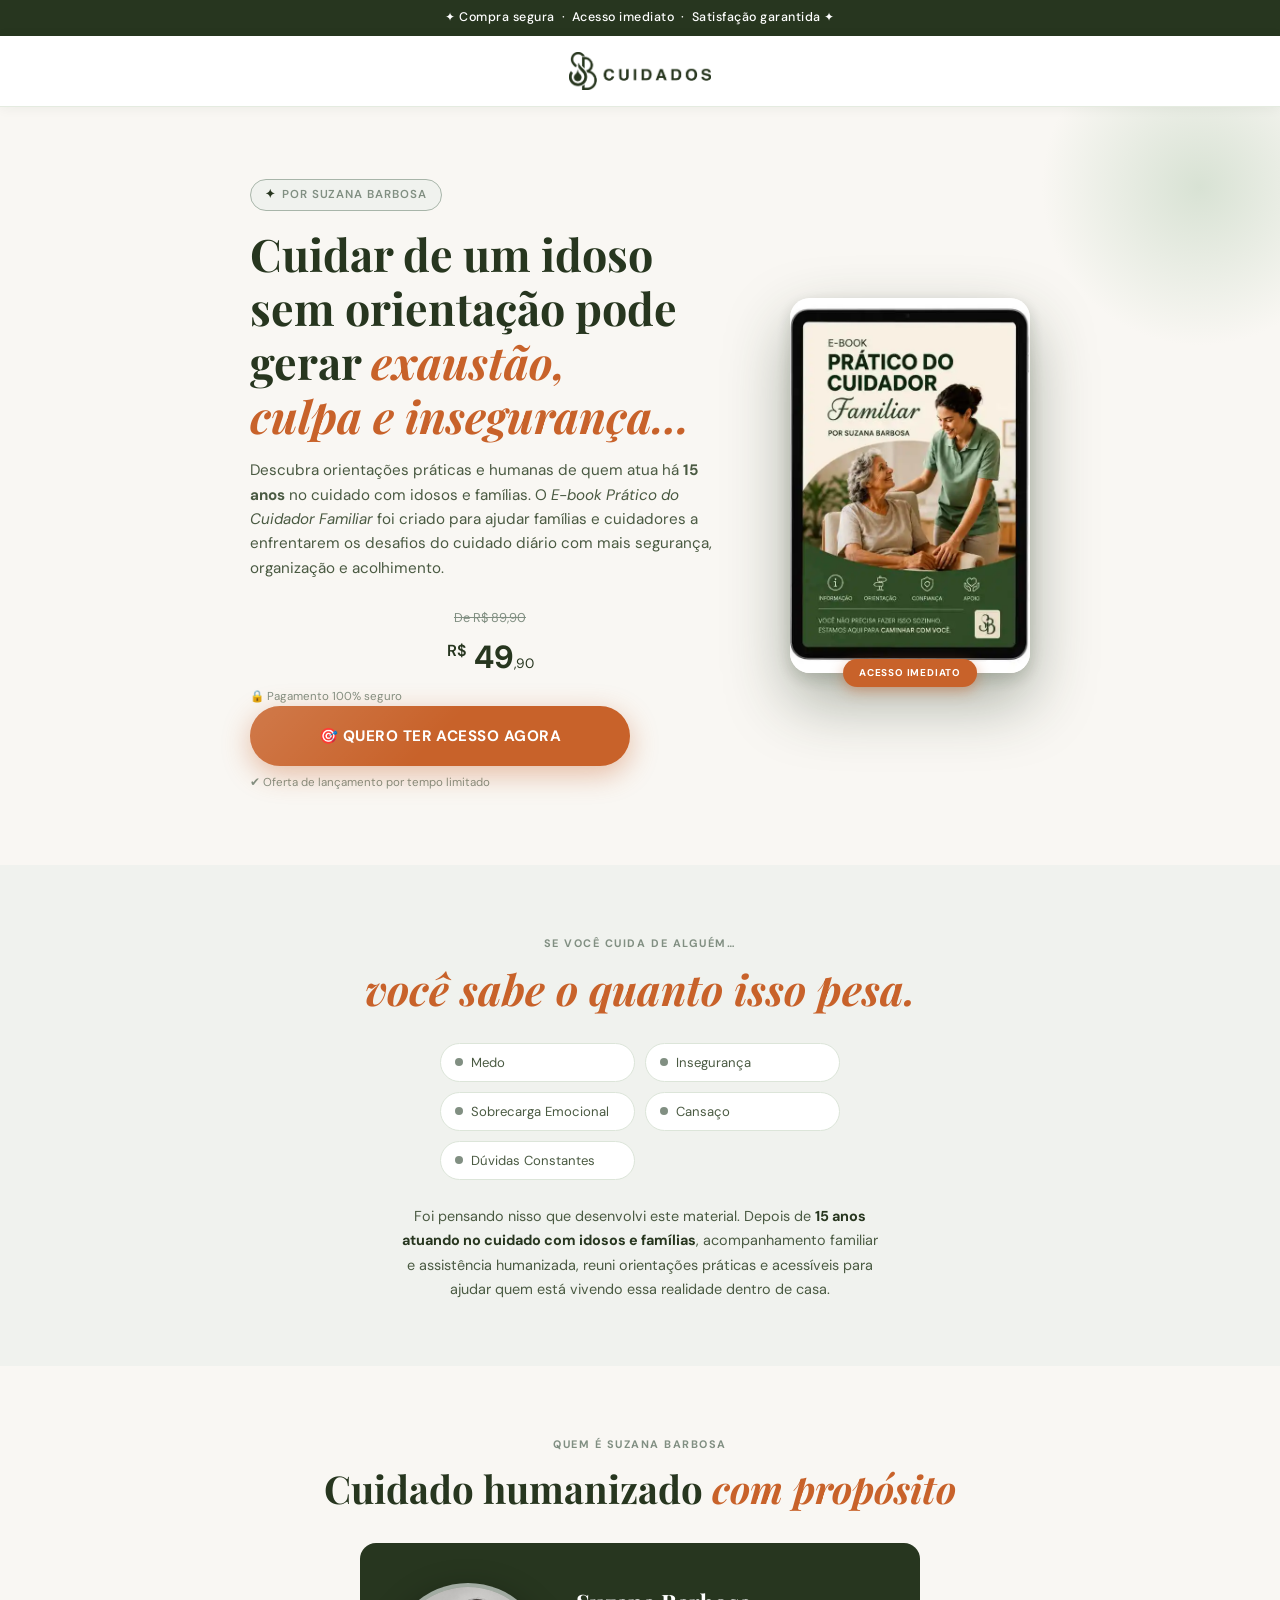
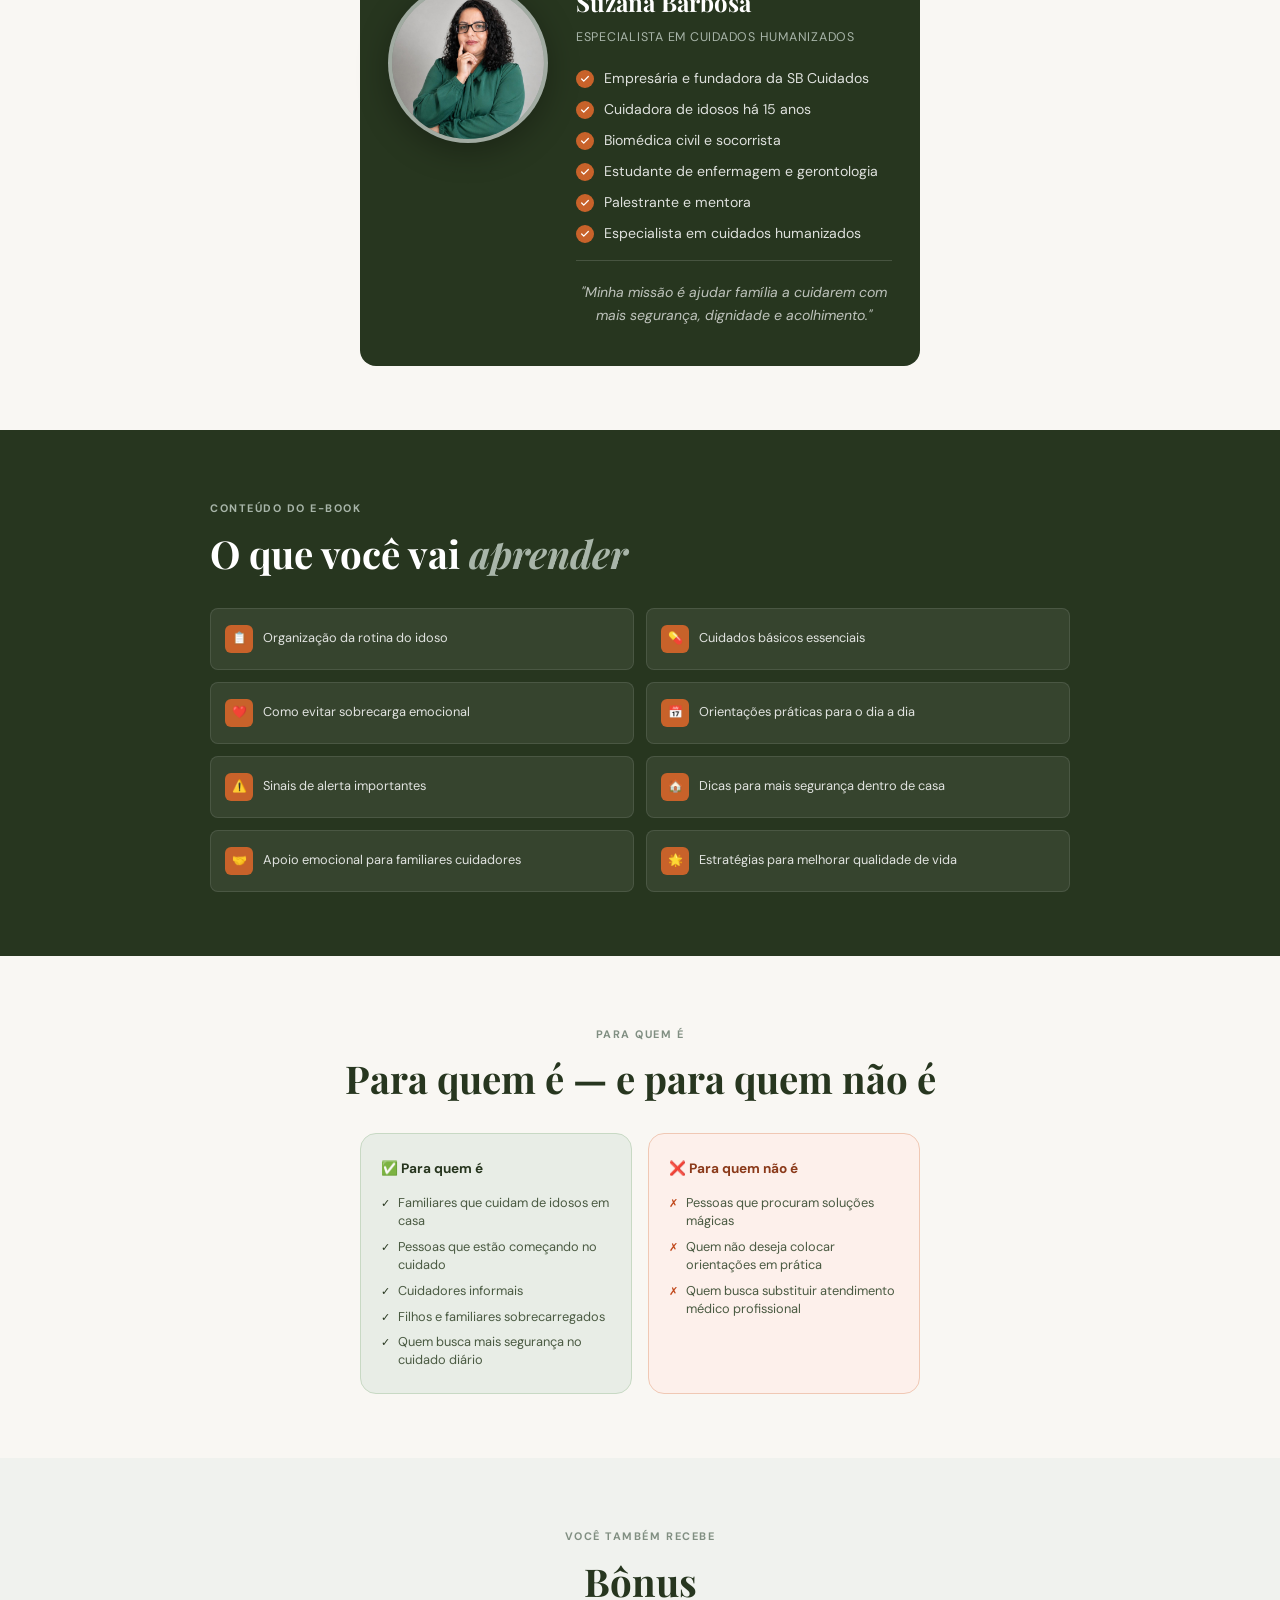
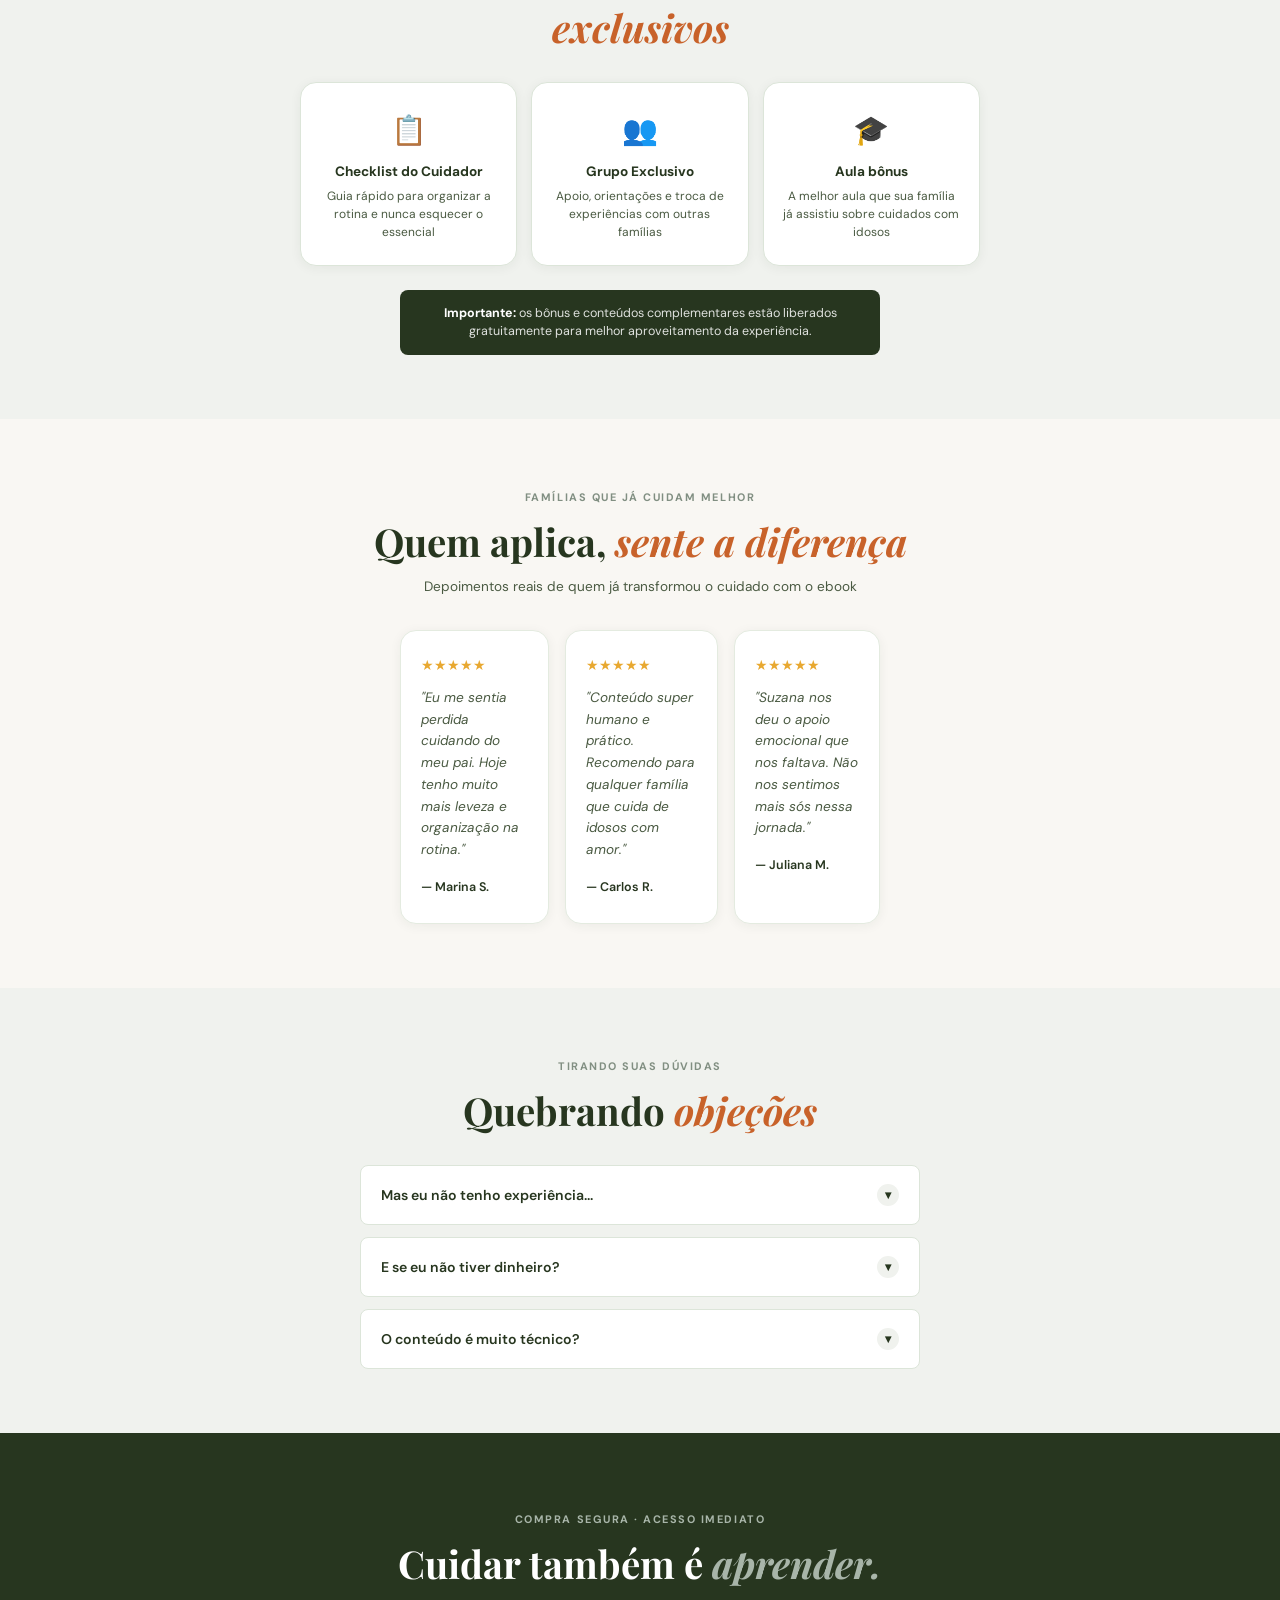
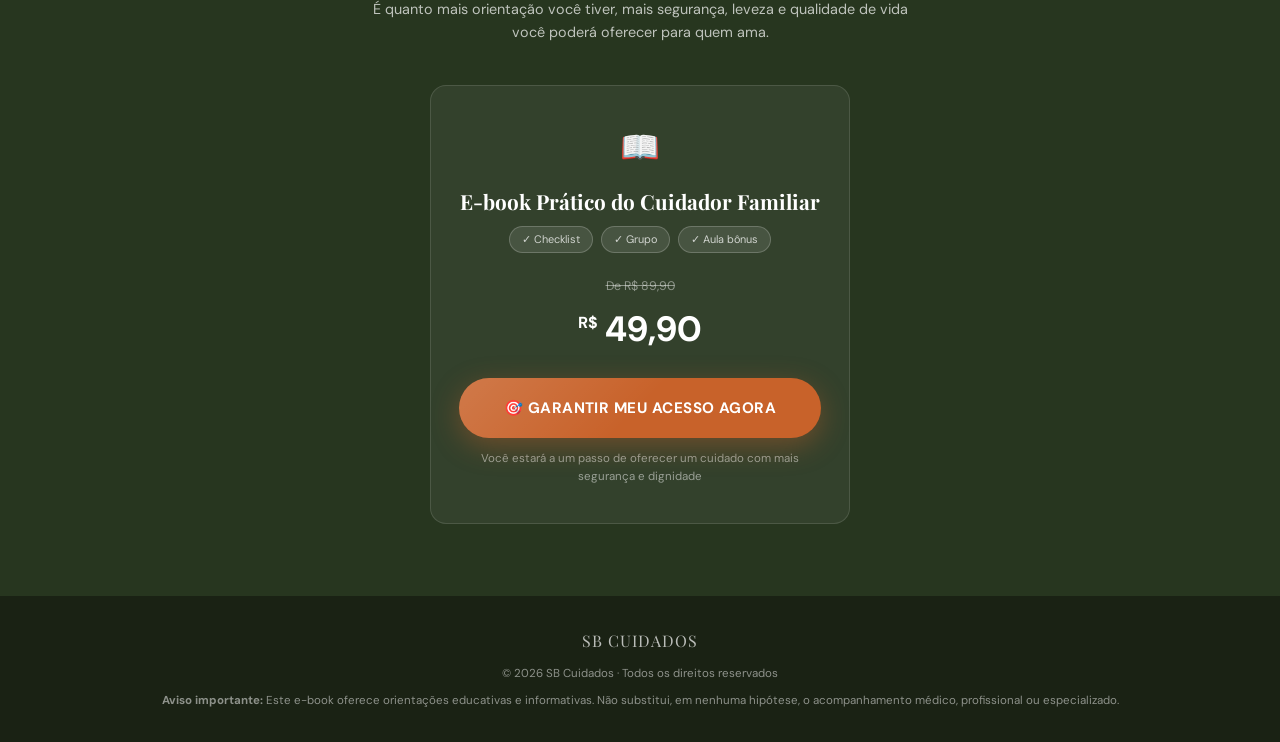
<file: ebookcuidadorfamiliar.html>
<!DOCTYPE html>
<html lang="pt-BR">
<head>
<meta charset="UTF-8">
<meta name="viewport" content="width=device-width, initial-scale=1.0">
<meta name="description" content="E-book Prático do Cuidador Familiar - Orientações práticas e humanas para cuidar de idosos com segurança, leveza e qualidade de vida.">
<title>Cuidador Familiar | SB Cuidados</title>
<link rel="preconnect" href="https://fonts.googleapis.com">
<link href="https://fonts.googleapis.com/css2?family=Playfair+Display:ital,wght@0,400;0,700;1,400;1,600&family=DM+Sans:wght@300;400;500;600&display=swap" rel="stylesheet">
<style>
  :root {
    --verde-escuro: #27361F;
    --verde-medio: #3d5230;
    --verde-sage: #818F82;
    --verde-sage-light: #a8b5a9;
    --verde-bg: #f0f2ee;
    --verde-bg2: #e8ede6;
    --laranja: #c8622a;
    --laranja-light: #d97a42;
    --creme: #f9f7f3;
    --branco: #ffffff;
    --texto-escuro: #1a2214;
    --texto-medio: #4a5a42;
    --radius: 16px;
    --radius-sm: 8px;
  }

  *, *::before, *::after { box-sizing: border-box; margin: 0; padding: 0; }

  html { scroll-behavior: smooth; }

  body {
    font-family: 'DM Sans', Helvetica, Arial, sans-serif;
    background: var(--creme);
    color: var(--texto-escuro);
    line-height: 1.6;
    -webkit-font-smoothing: antialiased;
  }

  img { max-width: 100%; height: auto; display: block; }

  /* ── TOPBAR ── */
  .topbar {
    background: var(--verde-escuro);
    color: #fff;
    text-align: center;
    font-size: 0.78rem;
    padding: 8px 16px;
    letter-spacing: 0.04em;
    font-weight: 500;
  }

  /* ── HERO ── */
  .hero {
    background: var(--creme);
    padding: 48px 24px 56px;
    display: flex;
    flex-direction: column;
    align-items: center;
    gap: 36px;
    position: relative;
    overflow: hidden;
  }

  .hero::before {
    content: '';
    position: absolute;
    top: -80px; right: -80px;
    width: 320px; height: 320px;
    border-radius: 50%;
    background: radial-gradient(circle, #d8e2d4 0%, transparent 70%);
    pointer-events: none;
  }

  .hero-badge {
    display: inline-flex;
    align-items: center;
    gap: 6px;
    background: var(--verde-bg);
    color: var(--verde-escuro);
    font-size: 0.72rem;
    font-weight: 600;
    letter-spacing: 0.08em;
    text-transform: uppercase;
    padding: 6px 14px;
    border-radius: 40px;
    border: 1px solid var(--verde-sage-light);
  }

  .hero-badge span { color: var(--verde-sage); }

  .hero-content { text-align: center; }

  .hero-title {
    font-family: 'Playfair Display', Georgia, serif;
    font-size: clamp(1.9rem, 6vw, 2.8rem);
    font-weight: 700;
    line-height: 1.2;
    color: var(--verde-escuro);
    margin-bottom: 16px;
  }

  .hero-title em {
    font-style: italic;
    color: var(--laranja);
  }

  .hero-desc {
    font-size: 0.95rem;
    color: var(--texto-medio);
    margin-bottom: 28px;
    max-width: 480px;
    margin-left: auto;
    margin-right: auto;
  }

  /* book mockup */
  .hero-book {
    width: min(240px, 62vw);
    background: transparent;
    border-radius: 20px;
    padding: 0;
    position: relative;
    box-shadow: 0 28px 64px rgba(39,54,31,0.38), 0 6px 16px rgba(39,54,31,0.18);
    flex-shrink: 0;
  }

  .hero-book::before { display: none; }

  .hero-book img.cover {
    width: 100%;
    border-radius: 20px;
    display: block;
  }

  .hero-book .book-tag,
  .hero-book .book-title,
  .hero-book .book-icon,
  .hero-book .book-subtitle { display: none; }

  .book-access-badge {
    position: absolute;
    bottom: -14px;
    left: 50%;
    transform: translateX(-50%);
    background: var(--laranja);
    color: #fff;
    font-size: 0.62rem;
    font-weight: 700;
    letter-spacing: 0.08em;
    text-transform: uppercase;
    padding: 6px 16px;
    border-radius: 20px;
    white-space: nowrap;
    box-shadow: 0 4px 14px rgba(200,98,42,0.45);
  }

  /* price area */
  .price-block {
    text-align: center;
    margin-top: 8px;
  }

  .price-old {
    font-size: 0.8rem;
    color: var(--verde-sage);
    text-decoration: line-through;
    margin-bottom: 4px;
  }

  .price-new {
    font-size: 2rem;
    font-weight: 700;
    color: var(--verde-escuro);
  }

  .price-new strong { font-size: 1rem; vertical-align: super; font-weight: 600; }
  .price-new span { font-size: 0.85rem; font-weight: 400; }

  .price-note {
    font-size: 0.72rem;
    color: var(--verde-sage);
    margin-top: 4px;
    display: flex;
    align-items: center;
    justify-content: center;
    gap: 4px;
  }

  /* CTA Button */
  .btn-cta {
    display: block;
    width: 100%;
    max-width: 380px;
    margin: 0 auto;
    background: var(--laranja);
    color: #fff;
    text-decoration: none;
    text-align: center;
    font-weight: 700;
    font-size: 0.95rem;
    letter-spacing: 0.03em;
    padding: 18px 24px;
    border-radius: 50px;
    border: none;
    cursor: pointer;
    box-shadow: 0 8px 28px rgba(200,98,42,0.4);
    transition: transform 0.2s, box-shadow 0.2s, background 0.2s;
    position: relative;
    overflow: hidden;
  }

  .btn-cta::after {
    content: '';
    position: absolute;
    inset: 0;
    background: linear-gradient(135deg, rgba(255,255,255,0.15) 0%, transparent 50%);
    pointer-events: none;
  }

  .btn-cta:hover { transform: translateY(-2px); box-shadow: 0 12px 36px rgba(200,98,42,0.5); background: #d96f35; }
  .btn-cta:active { transform: translateY(0); }

  .guarantee {
    display: flex;
    align-items: center;
    justify-content: center;
    gap: 6px;
    font-size: 0.72rem;
    color: var(--verde-sage);
    margin-top: 10px;
  }

  /* ── SECTION BASE ── */
  section { padding: 64px 24px; }

  .section-label {
    display: inline-block;
    font-size: 0.68rem;
    font-weight: 700;
    letter-spacing: 0.14em;
    text-transform: uppercase;
    color: var(--verde-sage);
    margin-bottom: 12px;
  }

  .section-title {
    font-family: 'Playfair Display', serif;
    font-size: clamp(1.6rem, 5vw, 2.4rem);
    line-height: 1.2;
    color: var(--verde-escuro);
    margin-bottom: 12px;
  }

  .section-title em {
    font-style: italic;
    color: var(--laranja);
  }

  .section-sub {
    font-size: 0.9rem;
    color: var(--texto-medio);
    max-width: 560px;
  }

  /* ── EMPATHY ── */
  .empathy {
    background: var(--verde-bg);
    text-align: center;
  }

  .empathy .section-title em {
    font-style: italic;
    color: var(--laranja);
    display: block;
    font-size: 1.1em;
  }

  .empathy-feelings {
    display: grid;
    grid-template-columns: 1fr 1fr;
    gap: 10px;
    max-width: 400px;
    margin: 28px auto 24px;
    text-align: left;
  }

  .feeling-tag {
    display: flex;
    align-items: center;
    gap: 8px;
    background: #fff;
    border: 1px solid #dce5d9;
    border-radius: 40px;
    padding: 8px 14px;
    font-size: 0.82rem;
    color: var(--texto-medio);
  }

  .feeling-tag .dot {
    width: 8px; height: 8px;
    background: var(--verde-sage);
    border-radius: 50%;
    flex-shrink: 0;
  }

  .empathy-text {
    font-size: 0.9rem;
    color: var(--texto-medio);
    max-width: 480px;
    margin: 0 auto;
    line-height: 1.7;
  }

  .empathy-text strong { color: var(--verde-escuro); }

  /* ── AUTHOR ── */
  .author {
    background: var(--creme);
  }

  .author-card {
    background: var(--verde-escuro);
    border-radius: var(--radius);
    padding: 40px 28px;
    color: #fff;
    display: flex;
    flex-direction: column;
    align-items: center;
    gap: 28px;
    max-width: 560px;
    margin: 0 auto;
  }

  .author-avatar {
    width: 160px; height: 160px;
    border-radius: 50%;
    background: var(--verde-sage);
    flex-shrink: 0;
    border: 4px solid rgba(255,255,255,0.25);
    overflow: hidden;
    box-shadow: 0 8px 32px rgba(0,0,0,0.3);
  }

  .author-avatar img {
    width: 100%;
    height: 100%;
    object-fit: cover;
    object-position: center top;
  }

  .author-info { text-align: center; }

  .author-name {
    font-family: 'Playfair Display', serif;
    font-size: 1.5rem;
    font-weight: 700;
    margin-bottom: 6px;
  }

  .author-title {
    font-size: 0.78rem;
    color: var(--verde-sage-light);
    letter-spacing: 0.06em;
    text-transform: uppercase;
    margin-bottom: 20px;
  }

  .author-bullets {
    list-style: none;
    text-align: left;
    display: flex;
    flex-direction: column;
    gap: 10px;
  }

  .author-bullets li {
    display: flex;
    align-items: flex-start;
    gap: 10px;
    font-size: 0.88rem;
    color: rgba(255,255,255,0.85);
    line-height: 1.5;
  }

  .author-bullets li::before {
    content: '';
    width: 18px; height: 18px;
    border-radius: 50%;
    background: var(--laranja);
    flex-shrink: 0;
    margin-top: 2px;
    display: flex;
    align-items: center;
    justify-content: center;
    background-image: url("data:image/svg+xml,%3Csvg xmlns='http://www.w3.org/2000/svg' width='10' height='10' viewBox='0 0 24 24' fill='none' stroke='white' stroke-width='3' stroke-linecap='round' stroke-linejoin='round'%3E%3Cpolyline points='20 6 9 17 4 12'%3E%3C/polyline%3E%3C/svg%3E");
    background-repeat: no-repeat;
    background-position: center;
    background-size: 10px;
  }

  .author-quote {
    border-top: 1px solid rgba(255,255,255,0.15);
    padding-top: 20px;
    font-style: italic;
    font-size: 0.88rem;
    color: rgba(255,255,255,0.7);
    line-height: 1.6;
    text-align: center;
  }

  /* ── CONTENTS ── */
  .contents {
    background: var(--verde-escuro);
    color: #fff;
    text-align: left;
  }

  .contents .section-label { color: var(--verde-sage-light); }
  .contents .section-title { color: #fff; }
  .contents .section-title em { color: var(--verde-sage-light); }

  .contents-grid {
    display: grid;
    grid-template-columns: 1fr 1fr;
    gap: 12px;
    margin-top: 32px;
    max-width: 860px;
    margin-left: auto;
    margin-right: auto;
  }

  .content-item {
    background: rgba(255,255,255,0.07);
    border: 1px solid rgba(255,255,255,0.1);
    border-radius: var(--radius-sm);
    padding: 16px 14px;
    display: flex;
    align-items: center;
    gap: 10px;
  }

  .content-item .icon {
    width: 28px; height: 28px;
    background: var(--laranja);
    border-radius: 6px;
    flex-shrink: 0;
    display: flex;
    align-items: center;
    justify-content: center;
    font-size: 0.75rem;
    color: #fff;
    font-weight: 700;
  }

  .content-item p {
    font-size: 0.8rem;
    color: rgba(255,255,255,0.85);
    line-height: 1.45;
  }

  /* ── FOR WHOM ── */
  .forwhom {
    background: var(--creme);
  }

  .forwhom-grid {
    display: grid;
    grid-template-columns: 1fr;
    gap: 16px;
    margin-top: 32px;
  }

  .forwhom-card {
    border-radius: var(--radius);
    padding: 24px 20px;
  }

  .forwhom-card.yes {
    background: var(--verde-bg2);
    border: 1px solid #c8d9c4;
  }

  .forwhom-card.no {
    background: #fdf0eb;
    border: 1px solid #f0c8b4;
  }

  .forwhom-card h3 {
    font-size: 0.85rem;
    font-weight: 700;
    margin-bottom: 14px;
    display: flex;
    align-items: center;
    gap: 6px;
  }

  .forwhom-card.yes h3 { color: var(--verde-escuro); }
  .forwhom-card.no h3 { color: #8b3a1a; }

  .forwhom-list {
    list-style: none;
    display: flex;
    flex-direction: column;
    gap: 8px;
  }

  .forwhom-list li {
    font-size: 0.8rem;
    color: var(--texto-medio);
    line-height: 1.4;
    display: flex;
    align-items: flex-start;
    gap: 8px;
  }

  .forwhom-list li .mark {
    font-size: 0.7rem;
    margin-top: 2px;
    flex-shrink: 0;
  }

  .forwhom-card.yes .mark { color: var(--verde-escuro); }
  .forwhom-card.no .mark { color: #c0471a; }

  /* ── BONUS ── */
  .bonus {
    background: var(--verde-bg);
    text-align: center;
  }

  .bonus .section-title em { display: block; color: var(--laranja); }

  .bonus-grid {
    display: grid;
    grid-template-columns: 1fr;
    gap: 14px;
    margin-top: 32px;
    max-width: 680px;
    margin-left: auto;
    margin-right: auto;
  }

  .bonus-card {
    background: #fff;
    border-radius: var(--radius);
    padding: 24px 18px;
    text-align: center;
    border: 1px solid #dce5d9;
    box-shadow: 0 2px 12px rgba(39,54,31,0.06);
  }

  .bonus-icon {
    font-size: 1.8rem;
    margin-bottom: 10px;
  }

  .bonus-card h4 {
    font-size: 0.85rem;
    font-weight: 700;
    color: var(--verde-escuro);
    margin-bottom: 6px;
    line-height: 1.3;
  }

  .bonus-card p {
    font-size: 0.75rem;
    color: var(--texto-medio);
    line-height: 1.5;
  }

  .bonus-note {
    margin-top: 24px;
    background: var(--verde-escuro);
    color: rgba(255,255,255,0.85);
    border-radius: var(--radius-sm);
    padding: 14px 20px;
    font-size: 0.78rem;
    max-width: 480px;
    margin-left: auto;
    margin-right: auto;
    line-height: 1.5;
  }

  .bonus-note strong { color: #fff; }

  /* ── TESTIMONIALS ── */
  .testimonials {
    background: var(--creme);
    text-align: center;
  }

  .testimonials-subtitle {
    font-size: 0.85rem;
    color: var(--texto-medio);
    margin-bottom: 32px;
  }

  .testimonials-grid {
    display: flex;
    flex-direction: column;
    gap: 16px;
    max-width: 480px;
    margin: 0 auto;
  }

  .testimonial {
    background: #fff;
    border-radius: var(--radius);
    padding: 24px 20px;
    text-align: left;
    border: 1px solid #e4ebe0;
    box-shadow: 0 2px 12px rgba(39,54,31,0.06);
  }

  .stars {
    color: #e8a830;
    font-size: 0.85rem;
    margin-bottom: 10px;
  }

  .testimonial p {
    font-size: 0.85rem;
    color: var(--texto-medio);
    line-height: 1.6;
    margin-bottom: 12px;
    font-style: italic;
  }

  .testimonial-author {
    font-size: 0.78rem;
    font-weight: 600;
    color: var(--verde-escuro);
  }

  /* ── FAQ ── */
  .faq {
    background: var(--verde-bg);
    text-align: center;
  }

  .faq .section-title em { color: var(--laranja); }

  .faq-list {
    margin-top: 32px;
    max-width: 560px;
    margin-left: auto;
    margin-right: auto;
    display: flex;
    flex-direction: column;
    gap: 12px;
    text-align: left;
  }

  .faq-item {
    background: #fff;
    border-radius: var(--radius-sm);
    border: 1px solid #dce5d9;
    overflow: hidden;
  }

  .faq-question {
    width: 100%;
    background: none;
    border: none;
    padding: 18px 20px;
    display: flex;
    justify-content: space-between;
    align-items: center;
    cursor: pointer;
    font-family: inherit;
    font-size: 0.88rem;
    font-weight: 600;
    color: var(--verde-escuro);
    text-align: left;
    gap: 12px;
  }

  .faq-arrow {
    width: 22px; height: 22px;
    background: var(--verde-bg);
    border-radius: 50%;
    display: flex;
    align-items: center;
    justify-content: center;
    flex-shrink: 0;
    transition: transform 0.3s, background 0.3s;
    color: var(--verde-escuro);
    font-size: 0.75rem;
  }

  .faq-item.open .faq-arrow {
    transform: rotate(180deg);
    background: var(--verde-escuro);
    color: #fff;
  }

  .faq-answer {
    max-height: 0;
    overflow: hidden;
    transition: max-height 0.35s ease;
  }

  .faq-answer-inner {
    padding: 0 20px 18px;
    font-size: 0.84rem;
    color: var(--texto-medio);
    line-height: 1.65;
  }

  /* ── CTA FINAL ── */
  .cta-final {
    background: var(--verde-escuro);
    color: #fff;
    text-align: center;
    padding: 72px 24px;
  }

  .cta-final .section-label { color: var(--verde-sage-light); }
  .cta-final .section-title { color: #fff; }
  .cta-final .section-title em { color: var(--verde-sage-light); }

  .cta-final .section-sub { color: rgba(255,255,255,0.7); margin: 0 auto 40px; }

  .cta-box {
    background: rgba(255,255,255,0.06);
    border: 1px solid rgba(255,255,255,0.12);
    border-radius: var(--radius);
    padding: 36px 28px;
    max-width: 420px;
    margin: 0 auto;
  }

  .cta-box-icon {
    font-size: 2rem;
    margin-bottom: 12px;
  }

  .cta-box h3 {
    font-family: 'Playfair Display', serif;
    font-size: 1.3rem;
    margin-bottom: 6px;
  }

  .cta-tags {
    display: flex;
    gap: 8px;
    justify-content: center;
    flex-wrap: wrap;
    margin-bottom: 24px;
    margin-top: 8px;
  }

  .cta-tag {
    font-size: 0.68rem;
    background: rgba(255,255,255,0.1);
    border: 1px solid rgba(255,255,255,0.2);
    color: rgba(255,255,255,0.75);
    padding: 4px 12px;
    border-radius: 20px;
  }

  .cta-price-old {
    font-size: 0.78rem;
    color: rgba(255,255,255,0.45);
    text-decoration: line-through;
    margin-bottom: 4px;
  }

  .cta-price-new {
    font-size: 2.2rem;
    font-weight: 700;
    margin-bottom: 20px;
  }

  .cta-price-new sup { font-size: 1rem; vertical-align: super; }

  /* ── FOOTER ── */
  footer {
    background: var(--texto-escuro);
    color: rgba(255,255,255,0.5);
    text-align: center;
    padding: 32px 24px;
    font-size: 0.72rem;
    line-height: 1.6;
  }

  footer .footer-logo {
    font-family: 'Playfair Display', serif;
    font-size: 1rem;
    color: rgba(255,255,255,0.7);
    margin-bottom: 12px;
    letter-spacing: 0.06em;
  }

  /* ── SB LOGO SVG ── */
  .sb-logo {
    display: inline-flex;
    align-items: center;
    gap: 10px;
    text-decoration: none;
    padding: 16px 24px;
  }

  .sb-logo-text {
    font-family: 'DM Sans', Helvetica, sans-serif;
    font-size: 0.85rem;
    font-weight: 600;
    letter-spacing: 0.28em;
    color: var(--verde-escuro);
  }

  .nav-bar {
    background: #fff;
    border-bottom: 1px solid #e4ebe0;
    display: flex;
    justify-content: center;
    align-items: center;
    position: sticky;
    top: 0;
    z-index: 100;
    box-shadow: 0 1px 12px rgba(39,54,31,0.06);
  }

  /* ── DIVIDERS ── */
  .wave-divider {
    width: 100%;
    overflow: hidden;
    line-height: 0;
  }

  .wave-divider svg { display: block; width: 100%; }

  /* ── UTILITY ── */
  .center { text-align: center; }

  .mt-8 { margin-top: 8px; }
  .mt-16 { margin-top: 16px; }
  .mt-24 { margin-top: 24px; }
  .mt-32 { margin-top: 32px; }

  /* ── ANIMATIONS ── */
  @keyframes fadeUp {
    from { opacity: 0; transform: translateY(24px); }
    to { opacity: 1; transform: translateY(0); }
  }

  .animate { animation: fadeUp 0.6s ease forwards; }
  .delay-1 { animation-delay: 0.15s; }
  .delay-2 { animation-delay: 0.3s; }
  .delay-3 { animation-delay: 0.45s; }

  /* ── RESPONSIVE ── */
  @media (min-width: 600px) {
    .hero {
      flex-direction: row;
      align-items: center;
      justify-content: center;
      padding: 72px 48px;
      gap: 60px;
    }
    .hero-content { text-align: left; }
    .hero-content .btn-cta { margin: 0; }
    .hero-content .price-note { justify-content: flex-start; }
    .hero-content .guarantee { justify-content: flex-start; }

    .bonus-grid { grid-template-columns: repeat(3, 1fr); max-width: 680px; }
    .forwhom-grid { grid-template-columns: 1fr 1fr; max-width: 560px; margin: 32px auto 0; }
    .testimonials-grid { flex-direction: row; }
    .author-card { flex-direction: row; align-items: flex-start; text-align: left; }
    .author-info { text-align: left; }
    .author-bullets li { }
    .contents { padding-left: 48px; padding-right: 48px; }
  }
</style>
</head>
<body>

<!-- TOP BAR -->
<div class="topbar">✦ Compra segura &nbsp;·&nbsp; Acesso imediato &nbsp;·&nbsp; Satisfação garantida ✦</div>

<!-- NAV -->
<nav class="nav-bar">
  <a href="#" class="sb-logo"><img src="[data-uri]" alt="SB Cuidados" style="height:38px;width:auto;display:block;"></a>
</nav>

<!-- HERO -->
<section class="hero">
  <div class="hero-content animate">
    <div class="hero-badge">✦ <span>por Suzana Barbosa</span></div>

    <h1 class="hero-title mt-16">
      Cuidar de um idoso<br>
      sem orientação pode<br>
      gerar <em>exaustão,<br>culpa e insegurança…</em>
    </h1>

    <p class="hero-desc">
      Descubra orientações práticas e humanas de quem atua há <strong>15 anos</strong> no cuidado com idosos e famílias. O <em>E-book Prático do Cuidador Familiar</em> foi criado para ajudar famílias e cuidadores a enfrentarem os desafios do cuidado diário com mais segurança, organização e acolhimento.
    </p>

    <div class="price-block">
      <div class="price-old">De R$ 89,90</div>
      <div class="price-new"><strong>R$</strong> 49<span>,90</span></div>
      <div class="price-note">🔒 Pagamento 100% seguro</div>
    </div>

    <a href="#cta-final" class="btn-cta mt-16">🎯 QUERO TER ACESSO AGORA</a>
    <div class="guarantee mt-8">✔ Oferta de lançamento por tempo limitado</div>
  </div>

  <div class="hero-book animate delay-2">
    <img src="[data-uri]" alt="E-book Prático do Cuidador Familiar" class="cover">
    <div class="book-access-badge">ACESSO IMEDIATO</div>
  </div>
</section>

<!-- EMPATHY SECTION -->
<section class="empathy">
  <p class="section-label">Se você cuida de alguém…</p>
  <h2 class="section-title">
    <em>você sabe o quanto isso pesa.</em>
  </h2>

  <div class="empathy-feelings">
    <div class="feeling-tag"><span class="dot"></span> Medo</div>
    <div class="feeling-tag"><span class="dot"></span> Insegurança</div>
    <div class="feeling-tag"><span class="dot"></span> Sobrecarga Emocional</div>
    <div class="feeling-tag"><span class="dot"></span> Cansaço</div>
    <div class="feeling-tag"><span class="dot"></span> Dúvidas Constantes</div>
  </div>

  <p class="empathy-text">
    Foi pensando nisso que desenvolvi este material. Depois de <strong>15 anos atuando no cuidado com idosos e famílias</strong>, acompanhamento familiar e assistência humanizada, reuni orientações práticas e acessíveis para ajudar quem está vivendo essa realidade dentro de casa.
  </p>
</section>

<!-- AUTHOR -->
<section class="author">
  <div style="text-align:center; margin-bottom:32px;">
    <p class="section-label">Quem é Suzana Barbosa</p>
    <h2 class="section-title">Cuidado humanizado <em>com propósito</em></h2>
  </div>

  <div class="author-card">
    <div class="author-avatar">
      <img src="[data-uri]" alt="Suzana Barbosa">
    </div>
    <div class="author-info">
      <div class="author-name">Suzana Barbosa</div>
      <div class="author-title">Especialista em Cuidados Humanizados</div>
      <ul class="author-bullets">
        <li>Empresária e fundadora da SB Cuidados</li>
        <li>Cuidadora de idosos há 15 anos</li>
        <li>Biomédica civil e socorrista</li>
        <li>Estudante de enfermagem e gerontologia</li>
        <li>Palestrante e mentora</li>
        <li>Especialista em cuidados humanizados</li>
      </ul>
      <p class="author-quote mt-16">
        "Minha missão é ajudar família a cuidarem com mais segurança, dignidade e acolhimento."
      </p>
    </div>
  </div>
</section>

<!-- CONTENTS -->
<section class="contents">
  <div style="max-width:860px; margin:0 auto;">
  <p class="section-label">Conteúdo do E-book</p>
  <h2 class="section-title">O que você vai <em>aprender</em></h2>
  </div>

  <div class="contents-grid">
    <div class="content-item">
      <div class="icon">📋</div>
      <p>Organização da rotina do idoso</p>
    </div>
    <div class="content-item">
      <div class="icon">💊</div>
      <p>Cuidados básicos essenciais</p>
    </div>
    <div class="content-item">
      <div class="icon">❤️</div>
      <p>Como evitar sobrecarga emocional</p>
    </div>
    <div class="content-item">
      <div class="icon">📅</div>
      <p>Orientações práticas para o dia a dia</p>
    </div>
    <div class="content-item">
      <div class="icon">⚠️</div>
      <p>Sinais de alerta importantes</p>
    </div>
    <div class="content-item">
      <div class="icon">🏠</div>
      <p>Dicas para mais segurança dentro de casa</p>
    </div>
    <div class="content-item">
      <div class="icon">🤝</div>
      <p>Apoio emocional para familiares cuidadores</p>
    </div>
    <div class="content-item">
      <div class="icon">🌟</div>
      <p>Estratégias para melhorar qualidade de vida</p>
    </div>
  </div>
</section>

<!-- FOR WHOM -->
<section class="forwhom">
  <div style="text-align:center; margin-bottom:0;">
    <p class="section-label">Para quem é</p>
    <h2 class="section-title" style="margin-bottom:0;">Para quem é — e para quem não é</h2>
  </div>

  <div class="forwhom-grid">
    <div class="forwhom-card yes">
      <h3>✅ Para quem é</h3>
      <ul class="forwhom-list">
        <li><span class="mark">✓</span> Familiares que cuidam de idosos em casa</li>
        <li><span class="mark">✓</span> Pessoas que estão começando no cuidado</li>
        <li><span class="mark">✓</span> Cuidadores informais</li>
        <li><span class="mark">✓</span> Filhos e familiares sobrecarregados</li>
        <li><span class="mark">✓</span> Quem busca mais segurança no cuidado diário</li>
      </ul>
    </div>
    <div class="forwhom-card no">
      <h3>❌ Para quem não é</h3>
      <ul class="forwhom-list">
        <li><span class="mark">✗</span> Pessoas que procuram soluções mágicas</li>
        <li><span class="mark">✗</span> Quem não deseja colocar orientações em prática</li>
        <li><span class="mark">✗</span> Quem busca substituir atendimento médico profissional</li>
      </ul>
    </div>
  </div>
</section>

<!-- BONUS -->
<section class="bonus">
  <p class="section-label">Você também recebe</p>
  <h2 class="section-title">Bônus <em>exclusivos</em></h2>

  <div class="bonus-grid">
    <div class="bonus-card">
      <div class="bonus-icon">📋</div>
      <h4>Checklist do Cuidador</h4>
      <p>Guia rápido para organizar a rotina e nunca esquecer o essencial</p>
    </div>
    <div class="bonus-card">
      <div class="bonus-icon">👥</div>
      <h4>Grupo Exclusivo</h4>
      <p>Apoio, orientações e troca de experiências com outras famílias</p>
    </div>
    <div class="bonus-card">
      <div class="bonus-icon">🎓</div>
      <h4>Aula bônus</h4>
      <p>A melhor aula que sua família já assistiu sobre cuidados com idosos</p>
    </div>
  </div>

  <p class="bonus-note mt-24">
    <strong>Importante:</strong> os bônus e conteúdos complementares estão liberados gratuitamente para melhor aproveitamento da experiência.
  </p>
</section>

<!-- TESTIMONIALS -->
<section class="testimonials">
  <p class="section-label">Famílias que já cuidam melhor</p>
  <h2 class="section-title">Quem aplica, <em>sente a diferença</em></h2>
  <p class="testimonials-subtitle">Depoimentos reais de quem já transformou o cuidado com o ebook</p>

  <div class="testimonials-grid">
    <div class="testimonial">
      <div class="stars">★★★★★</div>
      <p>"Eu me sentia perdida cuidando do meu pai. Hoje tenho muito mais leveza e organização na rotina."</p>
      <span class="testimonial-author">— Marina S.</span>
    </div>
    <div class="testimonial">
      <div class="stars">★★★★★</div>
      <p>"Conteúdo super humano e prático. Recomendo para qualquer família que cuida de idosos com amor."</p>
      <span class="testimonial-author">— Carlos R.</span>
    </div>
    <div class="testimonial">
      <div class="stars">★★★★★</div>
      <p>"Suzana nos deu o apoio emocional que nos faltava. Não nos sentimos mais sós nessa jornada."</p>
      <span class="testimonial-author">— Juliana M.</span>
    </div>
  </div>
</section>

<!-- FAQ -->
<section class="faq">
  <p class="section-label">Tirando suas dúvidas</p>
  <h2 class="section-title">Quebrando <em>objeções</em></h2>

  <div class="faq-list">
    <div class="faq-item">
      <button class="faq-question" onclick="toggleFaq(this)">
        Mas eu não tenho experiência...
        <span class="faq-arrow">▾</span>
      </button>
      <div class="faq-answer">
        <div class="faq-answer-inner">
          Este e-book foi criado exatamente para quem está começando. As orientações são simples, práticas e escritas em linguagem acessível para qualquer familiar, sem precisar de formação na área da saúde.
        </div>
      </div>
    </div>
    <div class="faq-item">
      <button class="faq-question" onclick="toggleFaq(this)">
        E se eu não tiver dinheiro?
        <span class="faq-arrow">▾</span>
      </button>
      <div class="faq-answer">
        <div class="faq-answer-inner">
          Por apenas R$ 49,90 — menos do que uma consulta médica particular — você tem acesso a um material completo com orientações que podem evitar crises, hospitalizações desnecessárias e muito sofrimento emocional para toda a família.
        </div>
      </div>
    </div>
    <div class="faq-item">
      <button class="faq-question" onclick="toggleFaq(this)">
        O conteúdo é muito técnico?
        <span class="faq-arrow">▾</span>
      </button>
      <div class="faq-answer">
        <div class="faq-answer-inner">
          Não! O e-book foi escrito para familiares, não para profissionais de saúde. Tudo é explicado de forma simples, com exemplos práticos do dia a dia do cuidado em casa.
        </div>
      </div>
    </div>
  </div>
</section>

<!-- CTA FINAL -->
<section class="cta-final" id="cta-final">
  <p class="section-label">Compra segura · Acesso imediato</p>
  <h2 class="section-title">Cuidar também é <em>aprender.</em></h2>
  <p class="section-sub mt-16">
    É quanto mais orientação você tiver, mais segurança, leveza e qualidade de vida você poderá oferecer para quem ama.
  </p>

  <div class="cta-box mt-32">
    <div class="cta-box-icon">📖</div>
    <h3>E-book Prático do Cuidador Familiar</h3>
    <div class="cta-tags">
      <span class="cta-tag">✓ Checklist</span>
      <span class="cta-tag">✓ Grupo</span>
      <span class="cta-tag">✓ Aula bônus</span>
    </div>
    <div class="cta-price-old">De R$ 89,90</div>
    <div class="cta-price-new"><sup>R$</sup> 49,90</div>
    <a href="https://pay.kiwify.com.br/NaNNCnF" target="_blank" rel="noopener" class="btn-cta">🎯 GARANTIR MEU ACESSO AGORA</a>
    <p style="font-size:0.72rem; color:rgba(255,255,255,0.5); margin-top:12px;">Você estará a um passo de oferecer um cuidado com mais segurança e dignidade</p>
  </div>
</section>

<!-- FOOTER -->
<footer>
  <div class="footer-logo">SB CUIDADOS</div>
  <p>© 2026 SB Cuidados · Todos os direitos reservados</p>
  <p style="margin-top:8px;">
    <strong>Aviso importante:</strong> Este e-book oferece orientações educativas e informativas. Não substitui, em nenhuma hipótese, o acompanhamento médico, profissional ou especializado.
  </p>
</footer>

<script>
  function toggleFaq(btn) {
    const item = btn.closest('.faq-item');
    const answer = item.querySelector('.faq-answer');
    const isOpen = item.classList.contains('open');

    // close all
    document.querySelectorAll('.faq-item').forEach(el => {
      el.classList.remove('open');
      el.querySelector('.faq-answer').style.maxHeight = '0';
    });

    if (!isOpen) {
      item.classList.add('open');
      answer.style.maxHeight = answer.scrollHeight + 'px';
    }
  }

  // Intersection observer for animations
  const observer = new IntersectionObserver((entries) => {
    entries.forEach(e => {
      if (e.isIntersecting) {
        e.target.style.opacity = '1';
        e.target.style.transform = 'none';
      }
    });
  }, { threshold: 0.1 });

  document.querySelectorAll('.bonus-card, .content-item, .testimonial, .forwhom-card').forEach(el => {
    el.style.opacity = '0';
    el.style.transform = 'translateY(20px)';
    el.style.transition = 'opacity 0.5s ease, transform 0.5s ease';
    observer.observe(el);
  });
</script>
</body>
</html>
</file>
